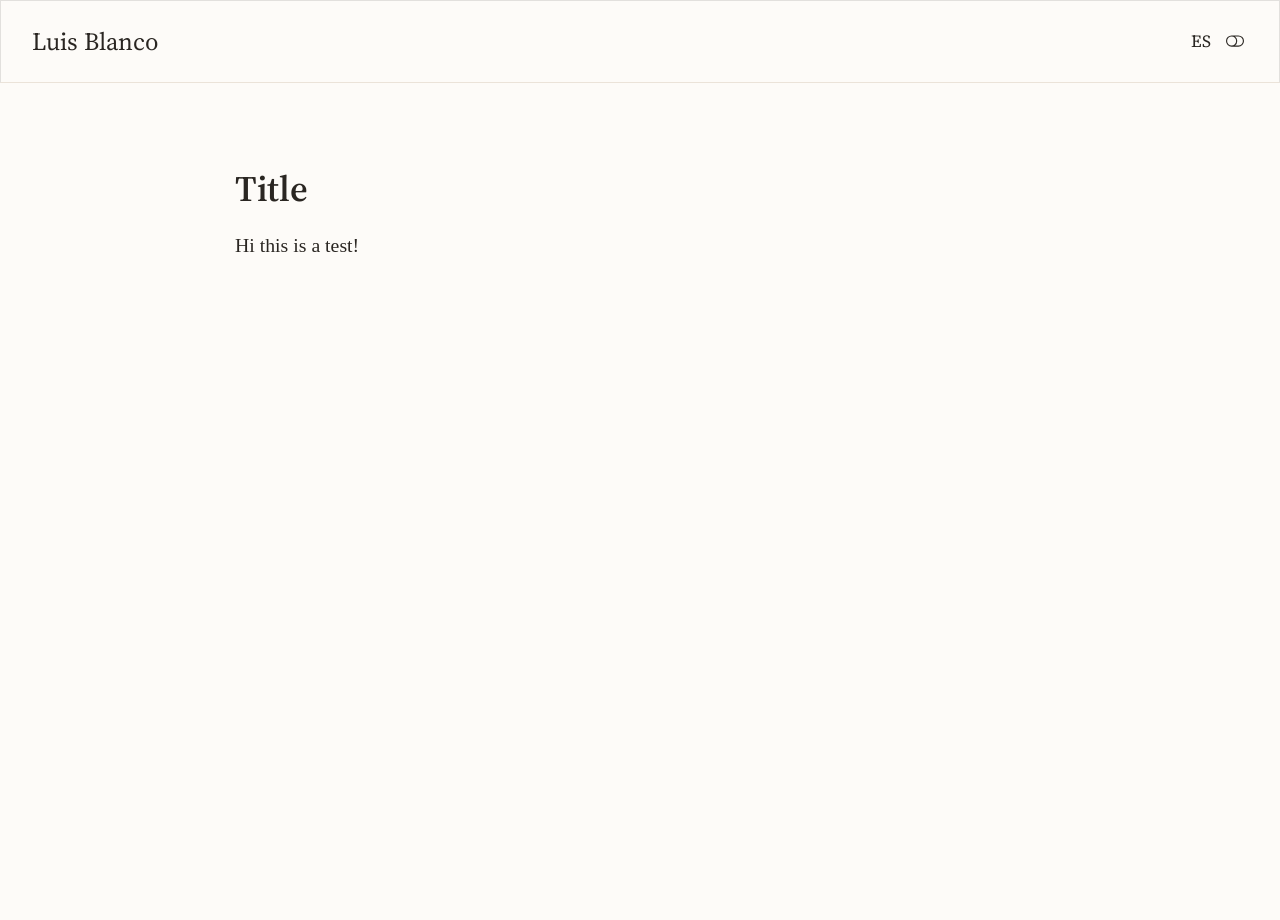
<file: posts/first-post/index.html>
<!DOCTYPE html>
<html xmlns="http://www.w3.org/1999/xhtml" lang="en" xml:lang="en"><head>

<meta charset="utf-8">
<meta name="generator" content="quarto-1.10.18">

<meta name="viewport" content="width=device-width, initial-scale=1.0, user-scalable=yes">

<meta name="dcterms.date" content="2026-08-02">
<meta name="description" content="Measuring entropy across layers in a small transformer">

<title>index – Luis Blanco</title>
<style>
/* Default styles provided by pandoc.
** See https://pandoc.org/MANUAL.html#variables-for-html for config info.
*/
span.smallcaps{font-variant: small-caps;}
div.columns{display: flex; gap: 1.5em;}
div.column{flex: auto;}
@media screen {
div.columns{gap: min(4vw, 1.5em);}
div.column{overflow-x: auto;}
}
div.hanging-indent{margin-left: 1.5em; text-indent: -1.5em;}
ul.task-list{list-style: none;}
ul.task-list li input[type="checkbox"] {
  width: 0.8em;
  margin: 0 0.8em 0.2em -1em; /* quarto-specific, see https://github.com/quarto-dev/quarto-cli/issues/4556 */ 
  vertical-align: middle;
}
</style>


<script src="../../site_libs/quarto-nav/quarto-nav.js"></script>
<script src="../../site_libs/quarto-nav/headroom.min.js"></script>
<script src="../../site_libs/clipboard/clipboard.min.js"></script>
<script src="../../site_libs/quarto-html/quarto.js" type="module"></script>
<script src="../../site_libs/quarto-html/tabsets/tabsets.js" type="module"></script>
<script src="../../site_libs/quarto-html/popper.min.js"></script>
<script src="../../site_libs/quarto-html/tippy.umd.min.js"></script>
<script src="../../site_libs/quarto-html/anchor.min.js"></script>
<link href="../../site_libs/quarto-html/tippy.css" rel="stylesheet">
<link href="../../site_libs/quarto-html/quarto-syntax-highlighting-40cd9bb16e81c53a65da4d2a95e5b683.css" rel="stylesheet" class="quarto-color-scheme" id="quarto-text-highlighting-styles">
<link href="../../site_libs/quarto-html/quarto-syntax-highlighting-dark-01a1c530ab8b1ae02f32c5bd6a434012.css" rel="stylesheet" class="quarto-color-scheme quarto-color-alternate" id="quarto-text-highlighting-styles">
<link href="../../site_libs/quarto-html/quarto-syntax-highlighting-40cd9bb16e81c53a65da4d2a95e5b683.css" rel="stylesheet" class="quarto-color-scheme-extra" id="quarto-text-highlighting-styles">
<script src="../../site_libs/bootstrap/bootstrap.min.js"></script>
<link href="../../site_libs/bootstrap/bootstrap-icons.css" rel="stylesheet">
<link href="../../site_libs/bootstrap/bootstrap-819a0980960897ab4b5654482406644f.min.css" rel="stylesheet" append-hash="true" class="quarto-color-scheme" id="quarto-bootstrap" data-mode="light">
<link href="../../site_libs/bootstrap/bootstrap-dark-df612238ed787680b4dd79addbc73e8c.min.css" rel="stylesheet" append-hash="true" class="quarto-color-scheme quarto-color-alternate" id="quarto-bootstrap" data-mode="dark">
<link href="../../site_libs/bootstrap/bootstrap-819a0980960897ab4b5654482406644f.min.css" rel="stylesheet" append-hash="true" class="quarto-color-scheme-extra" id="quarto-bootstrap" data-mode="light">
<script id="quarto-search-options" type="application/json">{
  "language": {
    "search-no-results-text": "No results",
    "search-matching-documents-text": "matching documents",
    "search-copy-link-title": "Copy link to search",
    "search-hide-matches-text": "Hide additional matches",
    "search-more-match-text": "more match in this document",
    "search-more-matches-text": "more matches in this document",
    "search-clear-button-title": "Clear",
    "search-text-placeholder": "",
    "search-detached-cancel-button-title": "Cancel",
    "search-submit-button-title": "Submit",
    "search-label": "Search"
  }
}</script>


</head>

<body class="nav-fixed fullcontent quarto-light"><script id="quarto-html-before-body" type="application/javascript">
    const toggleBodyColorMode = (bsSheetEl) => {
      const mode = bsSheetEl.getAttribute("data-mode");
      const bodyEl = window.document.querySelector("body");
      if (mode === "dark") {
        bodyEl.classList.add("quarto-dark");
        bodyEl.classList.remove("quarto-light");
      } else {
        bodyEl.classList.add("quarto-light");
        bodyEl.classList.remove("quarto-dark");
      }
    }
    const toggleBodyColorPrimary = () => {
      const bsSheetEl = window.document.querySelector("link#quarto-bootstrap:not([rel=disabled-stylesheet])");
      if (bsSheetEl) {
        toggleBodyColorMode(bsSheetEl);
      }
    }
    const setColorSchemeToggle = (alternate) => {
      const toggles = window.document.querySelectorAll('.quarto-color-scheme-toggle');
      for (let i=0; i < toggles.length; i++) {
        const toggle = toggles[i];
        if (toggle) {
          if (alternate) {
            toggle.classList.add("alternate");
          } else {
            toggle.classList.remove("alternate");
          }
        }
      }
    };
    const toggleColorMode = (alternate) => {
      // Switch the stylesheets
      const primaryStylesheets = window.document.querySelectorAll('link.quarto-color-scheme:not(.quarto-color-alternate)');
      const alternateStylesheets = window.document.querySelectorAll('link.quarto-color-scheme.quarto-color-alternate');
      manageTransitions('#quarto-margin-sidebar .nav-link', false);
      if (alternate) {
        // note: dark is layered on light, we don't disable primary!
        enableStylesheet(alternateStylesheets);
        for (const sheetNode of alternateStylesheets) {
          if (sheetNode.id === "quarto-bootstrap") {
            toggleBodyColorMode(sheetNode);
          }
        }
      } else {
        disableStylesheet(alternateStylesheets);
        enableStylesheet(primaryStylesheets)
        toggleBodyColorPrimary();
      }
      manageTransitions('#quarto-margin-sidebar .nav-link', true);
      // Switch the toggles
      setColorSchemeToggle(alternate)
      // Hack to workaround the fact that safari doesn't
      // properly recolor the scrollbar when toggling (#1455)
      if (navigator.userAgent.indexOf('Safari') > 0 && navigator.userAgent.indexOf('Chrome') == -1) {
        manageTransitions("body", false);
        window.scrollTo(0, 1);
        setTimeout(() => {
          window.scrollTo(0, 0);
          manageTransitions("body", true);
        }, 40);
      }
    }
    const disableStylesheet = (stylesheets) => {
      for (let i=0; i < stylesheets.length; i++) {
        const stylesheet = stylesheets[i];
        stylesheet.rel = 'disabled-stylesheet';
      }
    }
    const enableStylesheet = (stylesheets) => {
      for (let i=0; i < stylesheets.length; i++) {
        const stylesheet = stylesheets[i];
        if(stylesheet.rel !== 'stylesheet') { // for Chrome, which will still FOUC without this check
          stylesheet.rel = 'stylesheet';
        }
      }
    }
    const manageTransitions = (selector, allowTransitions) => {
      const els = window.document.querySelectorAll(selector);
      for (let i=0; i < els.length; i++) {
        const el = els[i];
        if (allowTransitions) {
          el.classList.remove('notransition');
        } else {
          el.classList.add('notransition');
        }
      }
    }
    const isFileUrl = () => {
      return window.location.protocol === 'file:';
    }
    const hasAlternateSentinel = () => {
      let styleSentinel = getColorSchemeSentinel();
      if (styleSentinel !== null) {
        return styleSentinel === "alternate";
      } else {
        return false;
      }
    }
    const setStyleSentinel = (alternate) => {
      const value = alternate ? "alternate" : "default";
      if (!isFileUrl()) {
        window.localStorage.setItem("quarto-color-scheme", value);
      } else {
        localAlternateSentinel = value;
      }
    }
    const getColorSchemeSentinel = () => {
      if (!isFileUrl()) {
        const storageValue = window.localStorage.getItem("quarto-color-scheme");
        return storageValue != null ? storageValue : localAlternateSentinel;
      } else {
        return localAlternateSentinel;
      }
    }
    const toggleGiscusIfUsed = (isAlternate, darkModeDefault) => {
      const baseTheme = document.querySelector('#giscus-base-theme')?.value ?? 'light';
      const alternateTheme = document.querySelector('#giscus-alt-theme')?.value ?? 'dark';
      let newTheme = '';
      if(authorPrefersDark) {
        newTheme = isAlternate ? baseTheme : alternateTheme;
      } else {
        newTheme = isAlternate ? alternateTheme : baseTheme;
      }
      const changeGiscusTheme = () => {
        // From: https://github.com/giscus/giscus/issues/336
        const sendMessage = (message) => {
          const iframe = document.querySelector('iframe.giscus-frame');
          if (!iframe) return;
          iframe.contentWindow.postMessage({ giscus: message }, 'https://giscus.app');
        }
        sendMessage({
          setConfig: {
            theme: newTheme
          }
        });
      }
      const isGiscussLoaded = window.document.querySelector('iframe.giscus-frame') !== null;
      if (isGiscussLoaded) {
        changeGiscusTheme();
      }
    };
    const authorPrefersDark = false;
    const queryPrefersDark = window.matchMedia('(prefers-color-scheme: dark)');
    const darkModeDefault = queryPrefersDark.matches;
      document.querySelector('link#quarto-text-highlighting-styles.quarto-color-scheme-extra').rel = 'disabled-stylesheet';
      document.querySelector('link#quarto-bootstrap.quarto-color-scheme-extra').rel = 'disabled-stylesheet';
    let localAlternateSentinel = darkModeDefault ? 'alternate' : 'default';
    // Dark / light mode switch
    window.quartoToggleColorScheme = () => {
      // Read the current dark / light value
      let toAlternate = !hasAlternateSentinel();
      toggleColorMode(toAlternate);
      setStyleSentinel(toAlternate);
      toggleGiscusIfUsed(toAlternate, darkModeDefault);
      window.dispatchEvent(new Event('resize'));
    };
    queryPrefersDark.addEventListener("change", e => {
      if(window.localStorage.getItem("quarto-color-scheme") !== null)
        return;
      const alternate = e.matches
      toggleColorMode(alternate);
      localAlternateSentinel = e.matches ? 'alternate' : 'default'; // this is used alongside local storage!
      toggleGiscusIfUsed(alternate, darkModeDefault);
    });
    // Switch to dark mode if need be
    if (hasAlternateSentinel()) {
      toggleColorMode(true);
    } else {
      toggleColorMode(false);
    }
  </script>

<div id="quarto-search-results"></div>
  <header id="quarto-header" class="headroom fixed-top">
    <nav class="navbar navbar-expand-lg " data-bs-theme="dark">
      <div class="navbar-container container-fluid">
      <div class="navbar-brand-container mx-auto">
    <a class="navbar-brand" href="../../index.html">
    <span class="navbar-title">Luis Blanco</span>
    </a>
  </div>
          <button class="navbar-toggler" type="button" data-bs-toggle="collapse" data-bs-target="#navbarCollapse" aria-controls="navbarCollapse" role="menu" aria-expanded="false" aria-label="Toggle navigation" onclick="if (window.quartoToggleHeadroom) { window.quartoToggleHeadroom(); }">
  <span class="navbar-toggler-icon"></span>
</button>
          <div class="collapse navbar-collapse" id="navbarCollapse">
            <ul class="navbar-nav navbar-nav-scroll ms-auto">
  <li class="nav-item">
    <a class="nav-link" href="../../es/"> 
<span class="menu-text">ES</span></a>
  </li>  
</ul>
          </div> <!-- /navcollapse -->
            <div class="quarto-navbar-tools">
  <a href="" class="quarto-color-scheme-toggle quarto-navigation-tool  px-1" onclick="window.quartoToggleColorScheme(); return false;" title="Toggle dark mode"><i class="bi"></i></a>
</div>
      </div> <!-- /container-fluid -->
    </nav>
</header>
<!-- content -->
<div id="quarto-content" class="quarto-container page-columns page-rows-contents page-layout-article page-navbar">
<!-- sidebar -->
<!-- margin-sidebar -->
    
<!-- main -->
<main class="content" id="quarto-document-content">


<header id="title-block-header" class="quarto-title-block default">
<div class="quarto-title">
</div>

<div>
  <div class="description">
    Measuring entropy across layers in a small transformer
  </div>
</div>


<div class="quarto-title-meta">

    
    <div>
    <div class="quarto-title-meta-heading">Published</div>
    <div class="quarto-title-meta-contents">
      <p class="date">August 2, 2026</p>
    </div>
  </div>
  
    
  </div>
  


</header>


<section id="title" class="level1">
<h1>Title</h1>
<p>Hi this is a test!</p>


</section>

</main> <!-- /main -->
<script>
document.addEventListener("DOMContentLoaded", function () {
  var path = window.location.pathname;
  var isES = path.indexOf("/es/") === 0 || path === "/es";

  var link = null;
  document.querySelectorAll(".navbar a").forEach(function (a) {
    var t = a.textContent.trim();
    if (t === "ES" || t === "EN") link = a;
  });

  if (link) {
    link.textContent = isES ? "EN" : "ES";
    link.setAttribute("href", isES ? (path.replace(/^\/es/, "") || "/") : "/es" + path);
    link.setAttribute("aria-label", isES ? "English" : "Español");
  }

  var brand = document.querySelector(".navbar-brand");
  if (brand) brand.setAttribute("href", isES ? "/es/" : "/");
});
</script>
<script id="quarto-html-after-body" type="application/javascript">
  window.document.addEventListener("DOMContentLoaded", function (event) {
    // Ensure there is a toggle, if there isn't float one in the top right
    if (window.document.querySelector('.quarto-color-scheme-toggle') === null) {
      const a = window.document.createElement('a');
      a.classList.add('top-right');
      a.classList.add('quarto-color-scheme-toggle');
      a.href = "";
      a.onclick = function() { try { window.quartoToggleColorScheme(); } catch {} return false; };
      const i = window.document.createElement("i");
      i.classList.add('bi');
      a.appendChild(i);
      window.document.body.appendChild(a);
    }
    setColorSchemeToggle(hasAlternateSentinel())
    const icon = "";
    const anchorJS = new window.AnchorJS();
    anchorJS.options = {
      placement: 'right',
      icon: icon
    };
    anchorJS.add('.anchored');
    const isCodeAnnotation = (el) => {
      for (const clz of el.classList) {
        if (clz.startsWith('code-annotation-')) {                     
          return true;
        }
      }
      return false;
    }
    const onCopySuccess = function(e) {
      // button target
      const button = e.trigger;
      // don't keep focus
      button.blur();
      // flash "checked"
      button.classList.add('code-copy-button-checked');
      var currentTitle = button.getAttribute("title");
      button.setAttribute("title", "Copied!");
      let tooltip;
      if (window.bootstrap) {
        button.setAttribute("data-bs-toggle", "tooltip");
        button.setAttribute("data-bs-placement", "left");
        button.setAttribute("data-bs-title", "Copied!");
        tooltip = new bootstrap.Tooltip(button, 
          { trigger: "manual", 
            customClass: "code-copy-button-tooltip",
            offset: [0, -8]});
        tooltip.show();    
      }
      setTimeout(function() {
        if (tooltip) {
          tooltip.hide();
          button.removeAttribute("data-bs-title");
          button.removeAttribute("data-bs-toggle");
          button.removeAttribute("data-bs-placement");
        }
        button.setAttribute("title", currentTitle);
        button.classList.remove('code-copy-button-checked');
      }, 1000);
      // clear code selection
      e.clearSelection();
    }
    const getTextToCopy = function(trigger) {
      const outerScaffold = trigger.parentElement.cloneNode(true);
      const codeEl = outerScaffold.querySelector('code');
      for (const childEl of codeEl.children) {
        if (isCodeAnnotation(childEl)) {
          childEl.remove();
        }
      }
      return codeEl.innerText;
    }
    const clipboard = new window.ClipboardJS('.code-copy-button:not([data-in-quarto-modal])', {
      text: getTextToCopy
    });
    clipboard.on('success', onCopySuccess);
    if (window.document.getElementById('quarto-embedded-source-code-modal')) {
      const clipboardModal = new window.ClipboardJS('.code-copy-button[data-in-quarto-modal]', {
        text: getTextToCopy,
        container: window.document.getElementById('quarto-embedded-source-code-modal')
      });
      clipboardModal.on('success', onCopySuccess);
    }
      var localhostRegex = new RegExp(/^(?:http|https):\/\/localhost\:?[0-9]*\//);
      var mailtoRegex = new RegExp(/^mailto:/);
        var filterRegex = new RegExp("https:\/\/luisblancohoyos\.com");
      var isInternal = (href) => {
          return filterRegex.test(href) || localhostRegex.test(href) || mailtoRegex.test(href);
      }
      // Inspect non-navigation links and adorn them if external
     var links = window.document.querySelectorAll('a[href]:not(.nav-link):not(.navbar-brand):not(.toc-action):not(.sidebar-link):not(.sidebar-item-toggle):not(.pagination-link):not(.no-external):not([aria-hidden]):not(.dropdown-item):not(.quarto-navigation-tool):not(.about-link)');
      for (var i=0; i<links.length; i++) {
        const link = links[i];
        if (!isInternal(link.href)) {
          // undo the damage that might have been done by quarto-nav.js in the case of
          // links that we want to consider external
          if (link.dataset.originalHref !== undefined) {
            link.href = link.dataset.originalHref;
          }
        }
      }
    function tippyHover(el, contentFn, onTriggerFn, onUntriggerFn) {
      const config = {
        allowHTML: true,
        maxWidth: 500,
        delay: 100,
        arrow: false,
        appendTo: function(el) {
            return el.parentElement;
        },
        interactive: true,
        interactiveBorder: 10,
        theme: 'quarto',
        placement: 'bottom-start',
      };
      if (contentFn) {
        config.content = contentFn;
      }
      if (onTriggerFn) {
        config.onTrigger = onTriggerFn;
      }
      if (onUntriggerFn) {
        config.onUntrigger = onUntriggerFn;
      }
      window.tippy(el, config); 
    }
    const noterefs = window.document.querySelectorAll('a[role="doc-noteref"]');
    for (var i=0; i<noterefs.length; i++) {
      const ref = noterefs[i];
      tippyHover(ref, function() {
        // use id or data attribute instead here
        let href = ref.getAttribute('data-footnote-href') || ref.getAttribute('href');
        try { href = new URL(href).hash; } catch {}
        const id = href.replace(/^#\/?/, "");
        const note = window.document.getElementById(id);
        if (note) {
          return note.innerHTML;
        } else {
          return "";
        }
      });
    }
    const xrefs = window.document.querySelectorAll('a.quarto-xref');
    const processXRef = (id, note) => {
      // Strip column container classes
      const stripColumnClz = (el) => {
        el.classList.remove("page-full", "page-columns");
        if (el.children) {
          for (const child of el.children) {
            stripColumnClz(child);
          }
        }
      }
      stripColumnClz(note)
      if (id === null || id.startsWith('sec-')) {
        // Special case sections, only their first couple elements
        const container = document.createElement("div");
        if (note.children && note.children.length > 2) {
          container.appendChild(note.children[0].cloneNode(true));
          for (let i = 1; i < note.children.length; i++) {
            const child = note.children[i];
            if (child.tagName === "P" && child.innerText === "") {
              continue;
            } else {
              container.appendChild(child.cloneNode(true));
              break;
            }
          }
          if (window.Quarto?.typesetMath) {
            window.Quarto.typesetMath(container);
          }
          return container.innerHTML
        } else {
          if (window.Quarto?.typesetMath) {
            window.Quarto.typesetMath(note);
          }
          return note.innerHTML;
        }
      } else {
        // Remove any anchor links if they are present
        const anchorLink = note.querySelector('a.anchorjs-link');
        if (anchorLink) {
          anchorLink.remove();
        }
        if (window.Quarto?.typesetMath) {
          window.Quarto.typesetMath(note);
        }
        if (note.classList.contains("callout")) {
          return note.outerHTML;
        } else {
          return note.innerHTML;
        }
      }
    }
    for (var i=0; i<xrefs.length; i++) {
      const xref = xrefs[i];
      tippyHover(xref, undefined, function(instance) {
        instance.disable();
        let url = xref.getAttribute('href');
        let hash = undefined; 
        if (url.startsWith('#')) {
          hash = url;
        } else {
          try { hash = new URL(url).hash; } catch {}
        }
        if (hash) {
          const id = hash.replace(/^#\/?/, "");
          const note = window.document.getElementById(id);
          if (note !== null) {
            try {
              const html = processXRef(id, note.cloneNode(true));
              instance.setContent(html);
            } finally {
              instance.enable();
              instance.show();
            }
          } else {
            // See if we can fetch this
            fetch(url.split('#')[0])
            .then(res => res.text())
            .then(html => {
              const parser = new DOMParser();
              const htmlDoc = parser.parseFromString(html, "text/html");
              const note = htmlDoc.getElementById(id);
              if (note !== null) {
                const html = processXRef(id, note);
                instance.setContent(html);
              } 
            }).finally(() => {
              instance.enable();
              instance.show();
            });
          }
        } else {
          // See if we can fetch a full url (with no hash to target)
          // This is a special case and we should probably do some content thinning / targeting
          fetch(url)
          .then(res => res.text())
          .then(html => {
            const parser = new DOMParser();
            const htmlDoc = parser.parseFromString(html, "text/html");
            const note = htmlDoc.querySelector('main.content');
            if (note !== null) {
              // This should only happen for chapter cross references
              // (since there is no id in the URL)
              // remove the first header
              if (note.children.length > 0 && note.children[0].tagName === "HEADER") {
                note.children[0].remove();
              }
              const html = processXRef(null, note);
              instance.setContent(html);
            } 
          }).finally(() => {
            instance.enable();
            instance.show();
          });
        }
      }, function(instance) {
      });
    }
        let selectedAnnoteEl;
        const selectorForAnnotation = ( cell, annotation) => {
          let cellAttr = 'data-code-cell="' + cell + '"';
          let lineAttr = 'data-code-annotation="' +  annotation + '"';
          const selector = 'span[' + cellAttr + '][' + lineAttr + ']';
          return selector;
        }
        const selectCodeLines = (annoteEl) => {
          const doc = window.document;
          const targetCell = annoteEl.getAttribute("data-target-cell");
          const targetAnnotation = annoteEl.getAttribute("data-target-annotation");
          const annoteSpan = window.document.querySelector(selectorForAnnotation(targetCell, targetAnnotation));
          const lines = annoteSpan.getAttribute("data-code-lines").split(",");
          const lineIds = lines.map((line) => {
            return targetCell + "-" + line;
          })
          let top = null;
          let height = null;
          let parent = null;
          if (lineIds.length > 0) {
              //compute the position of the single el (top and bottom and make a div)
              const el = window.document.getElementById(lineIds[0]);
              top = el.offsetTop;
              height = el.offsetHeight;
              parent = el.parentElement.parentElement;
            if (lineIds.length > 1) {
              const lastEl = window.document.getElementById(lineIds[lineIds.length - 1]);
              const bottom = lastEl.offsetTop + lastEl.offsetHeight;
              height = bottom - top;
            }
            if (top !== null && height !== null && parent !== null) {
              // cook up a div (if necessary) and position it 
              let div = window.document.getElementById("code-annotation-line-highlight");
              if (div === null) {
                div = window.document.createElement("div");
                div.setAttribute("id", "code-annotation-line-highlight");
                div.style.position = 'absolute';
                parent.appendChild(div);
              }
              div.style.top = top - 2 + "px";
              div.style.height = height + 4 + "px";
              div.style.left = 0;
              let gutterDiv = window.document.getElementById("code-annotation-line-highlight-gutter");
              if (gutterDiv === null) {
                gutterDiv = window.document.createElement("div");
                gutterDiv.setAttribute("id", "code-annotation-line-highlight-gutter");
                gutterDiv.style.position = 'absolute';
                const codeCell = window.document.getElementById(targetCell);
                const gutter = codeCell.querySelector('.code-annotation-gutter');
                gutter.appendChild(gutterDiv);
              }
              gutterDiv.style.top = top - 2 + "px";
              gutterDiv.style.height = height + 4 + "px";
            }
            selectedAnnoteEl = annoteEl;
          }
        };
        const unselectCodeLines = () => {
          const elementsIds = ["code-annotation-line-highlight", "code-annotation-line-highlight-gutter"];
          elementsIds.forEach((elId) => {
            const div = window.document.getElementById(elId);
            if (div) {
              div.remove();
            }
          });
          selectedAnnoteEl = undefined;
        };
          // Handle positioning of the toggle
      window.addEventListener(
        "resize",
        throttle(() => {
          elRect = undefined;
          if (selectedAnnoteEl) {
            selectCodeLines(selectedAnnoteEl);
          }
        }, 10)
      );
      function throttle(fn, ms) {
      let throttle = false;
      let timer;
        return (...args) => {
          if(!throttle) { // first call gets through
              fn.apply(this, args);
              throttle = true;
          } else { // all the others get throttled
              if(timer) clearTimeout(timer); // cancel #2
              timer = setTimeout(() => {
                fn.apply(this, args);
                timer = throttle = false;
              }, ms);
          }
        };
      }
        // Attach click handler to the DT
        const annoteDls = window.document.querySelectorAll('dt[data-target-cell]');
        for (const annoteDlNode of annoteDls) {
          annoteDlNode.addEventListener('click', (event) => {
            const clickedEl = event.target;
            if (clickedEl !== selectedAnnoteEl) {
              unselectCodeLines();
              const activeEl = window.document.querySelector('dt[data-target-cell].code-annotation-active');
              if (activeEl) {
                activeEl.classList.remove('code-annotation-active');
              }
              selectCodeLines(clickedEl);
              clickedEl.classList.add('code-annotation-active');
            } else {
              // Unselect the line
              unselectCodeLines();
              clickedEl.classList.remove('code-annotation-active');
            }
          });
        }
    const findCites = (el) => {
      const parentEl = el.parentElement;
      if (parentEl) {
        const cites = parentEl.dataset.cites;
        if (cites) {
          return {
            el,
            cites: cites.split(' ')
          };
        } else {
          return findCites(el.parentElement)
        }
      } else {
        return undefined;
      }
    };
    var bibliorefs = window.document.querySelectorAll('a[role="doc-biblioref"]');
    for (var i=0; i<bibliorefs.length; i++) {
      const ref = bibliorefs[i];
      const citeInfo = findCites(ref);
      if (citeInfo) {
        tippyHover(citeInfo.el, function() {
          var popup = window.document.createElement('div');
          citeInfo.cites.forEach(function(cite) {
            var citeDiv = window.document.createElement('div');
            citeDiv.classList.add('hanging-indent');
            citeDiv.classList.add('csl-entry');
            var biblioDiv = window.document.getElementById('ref-' + cite);
            if (biblioDiv) {
              citeDiv.innerHTML = biblioDiv.innerHTML;
            }
            popup.appendChild(citeDiv);
          });
          return popup.innerHTML;
        });
      }
    }
  });
  </script>
</div> <!-- /content -->




</body></html>
</file>
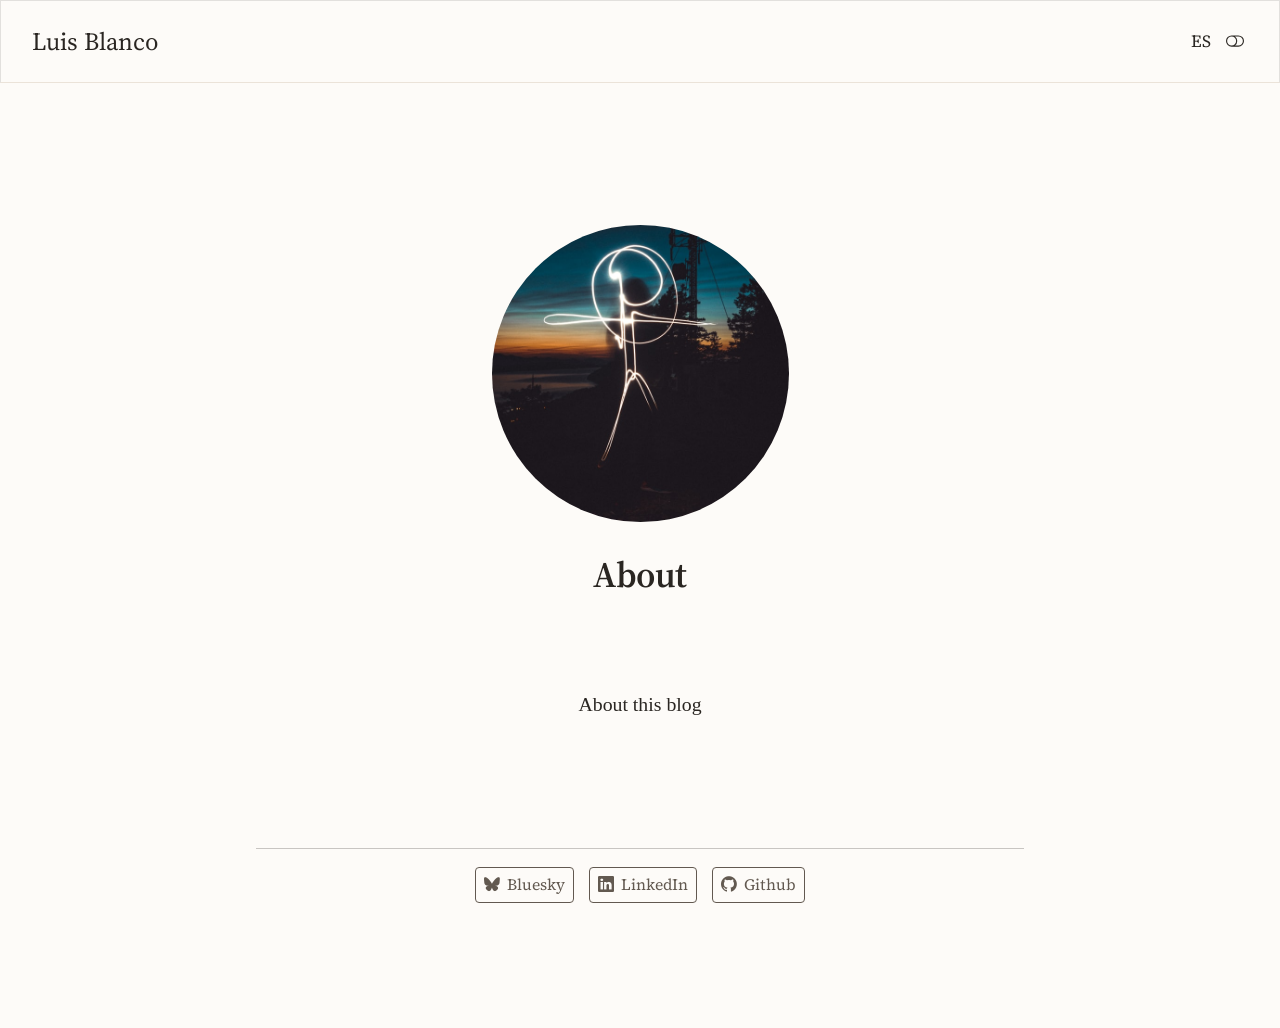
<file: about.html>
<!DOCTYPE html>
<html xmlns="http://www.w3.org/1999/xhtml" lang="en" xml:lang="en"><head>

<meta charset="utf-8">
<meta name="generator" content="quarto-1.10.18">

<meta name="viewport" content="width=device-width, initial-scale=1.0, user-scalable=yes">


<title>About – Luis Blanco</title>
<style>
/* Default styles provided by pandoc.
** See https://pandoc.org/MANUAL.html#variables-for-html for config info.
*/
span.smallcaps{font-variant: small-caps;}
div.columns{display: flex; gap: 1.5em;}
div.column{flex: auto;}
@media screen {
div.columns{gap: min(4vw, 1.5em);}
div.column{overflow-x: auto;}
}
div.hanging-indent{margin-left: 1.5em; text-indent: -1.5em;}
ul.task-list{list-style: none;}
ul.task-list li input[type="checkbox"] {
  width: 0.8em;
  margin: 0 0.8em 0.2em -1em; /* quarto-specific, see https://github.com/quarto-dev/quarto-cli/issues/4556 */ 
  vertical-align: middle;
}
</style>


<script src="site_libs/quarto-nav/quarto-nav.js"></script>
<script src="site_libs/quarto-nav/headroom.min.js"></script>
<script src="site_libs/clipboard/clipboard.min.js"></script>
<script src="site_libs/quarto-html/quarto.js" type="module"></script>
<script src="site_libs/quarto-html/tabsets/tabsets.js" type="module"></script>
<script src="site_libs/quarto-html/popper.min.js"></script>
<script src="site_libs/quarto-html/tippy.umd.min.js"></script>
<link href="site_libs/quarto-html/tippy.css" rel="stylesheet">
<link href="site_libs/quarto-html/quarto-syntax-highlighting-40cd9bb16e81c53a65da4d2a95e5b683.css" rel="stylesheet" class="quarto-color-scheme" id="quarto-text-highlighting-styles">
<link href="site_libs/quarto-html/quarto-syntax-highlighting-dark-01a1c530ab8b1ae02f32c5bd6a434012.css" rel="stylesheet" class="quarto-color-scheme quarto-color-alternate" id="quarto-text-highlighting-styles">
<link href="site_libs/quarto-html/quarto-syntax-highlighting-40cd9bb16e81c53a65da4d2a95e5b683.css" rel="stylesheet" class="quarto-color-scheme-extra" id="quarto-text-highlighting-styles">
<script src="site_libs/bootstrap/bootstrap.min.js"></script>
<link href="site_libs/bootstrap/bootstrap-icons.css" rel="stylesheet">
<link href="site_libs/bootstrap/bootstrap-819a0980960897ab4b5654482406644f.min.css" rel="stylesheet" append-hash="true" class="quarto-color-scheme" id="quarto-bootstrap" data-mode="light">
<link href="site_libs/bootstrap/bootstrap-dark-df612238ed787680b4dd79addbc73e8c.min.css" rel="stylesheet" append-hash="true" class="quarto-color-scheme quarto-color-alternate" id="quarto-bootstrap" data-mode="dark">
<link href="site_libs/bootstrap/bootstrap-819a0980960897ab4b5654482406644f.min.css" rel="stylesheet" append-hash="true" class="quarto-color-scheme-extra" id="quarto-bootstrap" data-mode="light">
<script id="quarto-search-options" type="application/json">{
  "language": {
    "search-no-results-text": "No results",
    "search-matching-documents-text": "matching documents",
    "search-copy-link-title": "Copy link to search",
    "search-hide-matches-text": "Hide additional matches",
    "search-more-match-text": "more match in this document",
    "search-more-matches-text": "more matches in this document",
    "search-clear-button-title": "Clear",
    "search-text-placeholder": "",
    "search-detached-cancel-button-title": "Cancel",
    "search-submit-button-title": "Submit",
    "search-label": "Search"
  }
}</script>


</head>

<body class="nav-fixed fullcontent quarto-light"><script id="quarto-html-before-body" type="application/javascript">
    const toggleBodyColorMode = (bsSheetEl) => {
      const mode = bsSheetEl.getAttribute("data-mode");
      const bodyEl = window.document.querySelector("body");
      if (mode === "dark") {
        bodyEl.classList.add("quarto-dark");
        bodyEl.classList.remove("quarto-light");
      } else {
        bodyEl.classList.add("quarto-light");
        bodyEl.classList.remove("quarto-dark");
      }
    }
    const toggleBodyColorPrimary = () => {
      const bsSheetEl = window.document.querySelector("link#quarto-bootstrap:not([rel=disabled-stylesheet])");
      if (bsSheetEl) {
        toggleBodyColorMode(bsSheetEl);
      }
    }
    const setColorSchemeToggle = (alternate) => {
      const toggles = window.document.querySelectorAll('.quarto-color-scheme-toggle');
      for (let i=0; i < toggles.length; i++) {
        const toggle = toggles[i];
        if (toggle) {
          if (alternate) {
            toggle.classList.add("alternate");
          } else {
            toggle.classList.remove("alternate");
          }
        }
      }
    };
    const toggleColorMode = (alternate) => {
      // Switch the stylesheets
      const primaryStylesheets = window.document.querySelectorAll('link.quarto-color-scheme:not(.quarto-color-alternate)');
      const alternateStylesheets = window.document.querySelectorAll('link.quarto-color-scheme.quarto-color-alternate');
      manageTransitions('#quarto-margin-sidebar .nav-link', false);
      if (alternate) {
        // note: dark is layered on light, we don't disable primary!
        enableStylesheet(alternateStylesheets);
        for (const sheetNode of alternateStylesheets) {
          if (sheetNode.id === "quarto-bootstrap") {
            toggleBodyColorMode(sheetNode);
          }
        }
      } else {
        disableStylesheet(alternateStylesheets);
        enableStylesheet(primaryStylesheets)
        toggleBodyColorPrimary();
      }
      manageTransitions('#quarto-margin-sidebar .nav-link', true);
      // Switch the toggles
      setColorSchemeToggle(alternate)
      // Hack to workaround the fact that safari doesn't
      // properly recolor the scrollbar when toggling (#1455)
      if (navigator.userAgent.indexOf('Safari') > 0 && navigator.userAgent.indexOf('Chrome') == -1) {
        manageTransitions("body", false);
        window.scrollTo(0, 1);
        setTimeout(() => {
          window.scrollTo(0, 0);
          manageTransitions("body", true);
        }, 40);
      }
    }
    const disableStylesheet = (stylesheets) => {
      for (let i=0; i < stylesheets.length; i++) {
        const stylesheet = stylesheets[i];
        stylesheet.rel = 'disabled-stylesheet';
      }
    }
    const enableStylesheet = (stylesheets) => {
      for (let i=0; i < stylesheets.length; i++) {
        const stylesheet = stylesheets[i];
        if(stylesheet.rel !== 'stylesheet') { // for Chrome, which will still FOUC without this check
          stylesheet.rel = 'stylesheet';
        }
      }
    }
    const manageTransitions = (selector, allowTransitions) => {
      const els = window.document.querySelectorAll(selector);
      for (let i=0; i < els.length; i++) {
        const el = els[i];
        if (allowTransitions) {
          el.classList.remove('notransition');
        } else {
          el.classList.add('notransition');
        }
      }
    }
    const isFileUrl = () => {
      return window.location.protocol === 'file:';
    }
    const hasAlternateSentinel = () => {
      let styleSentinel = getColorSchemeSentinel();
      if (styleSentinel !== null) {
        return styleSentinel === "alternate";
      } else {
        return false;
      }
    }
    const setStyleSentinel = (alternate) => {
      const value = alternate ? "alternate" : "default";
      if (!isFileUrl()) {
        window.localStorage.setItem("quarto-color-scheme", value);
      } else {
        localAlternateSentinel = value;
      }
    }
    const getColorSchemeSentinel = () => {
      if (!isFileUrl()) {
        const storageValue = window.localStorage.getItem("quarto-color-scheme");
        return storageValue != null ? storageValue : localAlternateSentinel;
      } else {
        return localAlternateSentinel;
      }
    }
    const toggleGiscusIfUsed = (isAlternate, darkModeDefault) => {
      const baseTheme = document.querySelector('#giscus-base-theme')?.value ?? 'light';
      const alternateTheme = document.querySelector('#giscus-alt-theme')?.value ?? 'dark';
      let newTheme = '';
      if(authorPrefersDark) {
        newTheme = isAlternate ? baseTheme : alternateTheme;
      } else {
        newTheme = isAlternate ? alternateTheme : baseTheme;
      }
      const changeGiscusTheme = () => {
        // From: https://github.com/giscus/giscus/issues/336
        const sendMessage = (message) => {
          const iframe = document.querySelector('iframe.giscus-frame');
          if (!iframe) return;
          iframe.contentWindow.postMessage({ giscus: message }, 'https://giscus.app');
        }
        sendMessage({
          setConfig: {
            theme: newTheme
          }
        });
      }
      const isGiscussLoaded = window.document.querySelector('iframe.giscus-frame') !== null;
      if (isGiscussLoaded) {
        changeGiscusTheme();
      }
    };
    const authorPrefersDark = false;
    const queryPrefersDark = window.matchMedia('(prefers-color-scheme: dark)');
    const darkModeDefault = queryPrefersDark.matches;
      document.querySelector('link#quarto-text-highlighting-styles.quarto-color-scheme-extra').rel = 'disabled-stylesheet';
      document.querySelector('link#quarto-bootstrap.quarto-color-scheme-extra').rel = 'disabled-stylesheet';
    let localAlternateSentinel = darkModeDefault ? 'alternate' : 'default';
    // Dark / light mode switch
    window.quartoToggleColorScheme = () => {
      // Read the current dark / light value
      let toAlternate = !hasAlternateSentinel();
      toggleColorMode(toAlternate);
      setStyleSentinel(toAlternate);
      toggleGiscusIfUsed(toAlternate, darkModeDefault);
      window.dispatchEvent(new Event('resize'));
    };
    queryPrefersDark.addEventListener("change", e => {
      if(window.localStorage.getItem("quarto-color-scheme") !== null)
        return;
      const alternate = e.matches
      toggleColorMode(alternate);
      localAlternateSentinel = e.matches ? 'alternate' : 'default'; // this is used alongside local storage!
      toggleGiscusIfUsed(alternate, darkModeDefault);
    });
    // Switch to dark mode if need be
    if (hasAlternateSentinel()) {
      toggleColorMode(true);
    } else {
      toggleColorMode(false);
    }
  </script>

<div id="quarto-search-results"></div>
  <header id="quarto-header" class="headroom fixed-top">
    <nav class="navbar navbar-expand-lg " data-bs-theme="dark">
      <div class="navbar-container container-fluid">
      <div class="navbar-brand-container mx-auto">
    <a class="navbar-brand" href="./index.html">
    <span class="navbar-title">Luis Blanco</span>
    </a>
  </div>
          <button class="navbar-toggler" type="button" data-bs-toggle="collapse" data-bs-target="#navbarCollapse" aria-controls="navbarCollapse" role="menu" aria-expanded="false" aria-label="Toggle navigation" onclick="if (window.quartoToggleHeadroom) { window.quartoToggleHeadroom(); }">
  <span class="navbar-toggler-icon"></span>
</button>
          <div class="collapse navbar-collapse" id="navbarCollapse">
            <ul class="navbar-nav navbar-nav-scroll ms-auto">
  <li class="nav-item">
    <a class="nav-link" href="./es/"> 
<span class="menu-text">ES</span></a>
  </li>  
</ul>
          </div> <!-- /navcollapse -->
            <div class="quarto-navbar-tools">
  <a href="" class="quarto-color-scheme-toggle quarto-navigation-tool  px-1" onclick="window.quartoToggleColorScheme(); return false;" title="Toggle dark mode"><i class="bi"></i></a>
</div>
      </div> <!-- /container-fluid -->
    </nav>
</header>
<!-- content -->
<div id="quarto-content" class="quarto-container page-columns page-rows-contents page-layout-article page-navbar">
<!-- sidebar -->
<!-- margin-sidebar -->
    
<!-- main -->
<div class="quarto-about-jolla">
  <img src="profile.jpg" class="about-image
  round " style="height: 15em; width: 15em;">
 <header id="title-block-header" class="quarto-title-block default">
<div class="quarto-title">
<h1 class="title">About</h1>
</div>
<div class="quarto-title-meta">
  </div>
</header><main class="content" id="quarto-document-content">

<p>About this blog</p>


</main> 
  <hr class="about-sep">
   <div class="about-links">
  <a href="https://bsky.app/" class="about-link" rel="" target="">
    <i class="bi bi-bluesky"></i>
     <span class="about-link-text">Bluesky</span>
  </a>
  <a href="https://linkedin.com" class="about-link" rel="" target="">
    <i class="bi bi-linkedin"></i>
     <span class="about-link-text">LinkedIn</span>
  </a>
  <a href="https://github.com" class="about-link" rel="" target="">
    <i class="bi bi-github"></i>
     <span class="about-link-text">Github</span>
  </a>
</div>
</div>
 <!-- /main -->
<script>
document.addEventListener("DOMContentLoaded", function () {
  var path = window.location.pathname;
  var isES = path.indexOf("/es/") === 0 || path === "/es";

  var link = null;
  document.querySelectorAll(".navbar a").forEach(function (a) {
    var t = a.textContent.trim();
    if (t === "ES" || t === "EN") link = a;
  });

  if (link) {
    link.textContent = isES ? "EN" : "ES";
    link.setAttribute("href", isES ? (path.replace(/^\/es/, "") || "/") : "/es" + path);
    link.setAttribute("aria-label", isES ? "English" : "Español");
  }

  var brand = document.querySelector(".navbar-brand");
  if (brand) brand.setAttribute("href", isES ? "/es/" : "/");
});
</script>
<script id="quarto-html-after-body" type="application/javascript">
  window.document.addEventListener("DOMContentLoaded", function (event) {
    // Ensure there is a toggle, if there isn't float one in the top right
    if (window.document.querySelector('.quarto-color-scheme-toggle') === null) {
      const a = window.document.createElement('a');
      a.classList.add('top-right');
      a.classList.add('quarto-color-scheme-toggle');
      a.href = "";
      a.onclick = function() { try { window.quartoToggleColorScheme(); } catch {} return false; };
      const i = window.document.createElement("i");
      i.classList.add('bi');
      a.appendChild(i);
      window.document.body.appendChild(a);
    }
    setColorSchemeToggle(hasAlternateSentinel())
    const isCodeAnnotation = (el) => {
      for (const clz of el.classList) {
        if (clz.startsWith('code-annotation-')) {                     
          return true;
        }
      }
      return false;
    }
    const onCopySuccess = function(e) {
      // button target
      const button = e.trigger;
      // don't keep focus
      button.blur();
      // flash "checked"
      button.classList.add('code-copy-button-checked');
      var currentTitle = button.getAttribute("title");
      button.setAttribute("title", "Copied!");
      let tooltip;
      if (window.bootstrap) {
        button.setAttribute("data-bs-toggle", "tooltip");
        button.setAttribute("data-bs-placement", "left");
        button.setAttribute("data-bs-title", "Copied!");
        tooltip = new bootstrap.Tooltip(button, 
          { trigger: "manual", 
            customClass: "code-copy-button-tooltip",
            offset: [0, -8]});
        tooltip.show();    
      }
      setTimeout(function() {
        if (tooltip) {
          tooltip.hide();
          button.removeAttribute("data-bs-title");
          button.removeAttribute("data-bs-toggle");
          button.removeAttribute("data-bs-placement");
        }
        button.setAttribute("title", currentTitle);
        button.classList.remove('code-copy-button-checked');
      }, 1000);
      // clear code selection
      e.clearSelection();
    }
    const getTextToCopy = function(trigger) {
      const outerScaffold = trigger.parentElement.cloneNode(true);
      const codeEl = outerScaffold.querySelector('code');
      for (const childEl of codeEl.children) {
        if (isCodeAnnotation(childEl)) {
          childEl.remove();
        }
      }
      return codeEl.innerText;
    }
    const clipboard = new window.ClipboardJS('.code-copy-button:not([data-in-quarto-modal])', {
      text: getTextToCopy
    });
    clipboard.on('success', onCopySuccess);
    if (window.document.getElementById('quarto-embedded-source-code-modal')) {
      const clipboardModal = new window.ClipboardJS('.code-copy-button[data-in-quarto-modal]', {
        text: getTextToCopy,
        container: window.document.getElementById('quarto-embedded-source-code-modal')
      });
      clipboardModal.on('success', onCopySuccess);
    }
      var localhostRegex = new RegExp(/^(?:http|https):\/\/localhost\:?[0-9]*\//);
      var mailtoRegex = new RegExp(/^mailto:/);
        var filterRegex = new RegExp("https:\/\/luisblancohoyos\.com");
      var isInternal = (href) => {
          return filterRegex.test(href) || localhostRegex.test(href) || mailtoRegex.test(href);
      }
      // Inspect non-navigation links and adorn them if external
     var links = window.document.querySelectorAll('a[href]:not(.nav-link):not(.navbar-brand):not(.toc-action):not(.sidebar-link):not(.sidebar-item-toggle):not(.pagination-link):not(.no-external):not([aria-hidden]):not(.dropdown-item):not(.quarto-navigation-tool):not(.about-link)');
      for (var i=0; i<links.length; i++) {
        const link = links[i];
        if (!isInternal(link.href)) {
          // undo the damage that might have been done by quarto-nav.js in the case of
          // links that we want to consider external
          if (link.dataset.originalHref !== undefined) {
            link.href = link.dataset.originalHref;
          }
        }
      }
    function tippyHover(el, contentFn, onTriggerFn, onUntriggerFn) {
      const config = {
        allowHTML: true,
        maxWidth: 500,
        delay: 100,
        arrow: false,
        appendTo: function(el) {
            return el.parentElement;
        },
        interactive: true,
        interactiveBorder: 10,
        theme: 'quarto',
        placement: 'bottom-start',
      };
      if (contentFn) {
        config.content = contentFn;
      }
      if (onTriggerFn) {
        config.onTrigger = onTriggerFn;
      }
      if (onUntriggerFn) {
        config.onUntrigger = onUntriggerFn;
      }
      window.tippy(el, config); 
    }
    const noterefs = window.document.querySelectorAll('a[role="doc-noteref"]');
    for (var i=0; i<noterefs.length; i++) {
      const ref = noterefs[i];
      tippyHover(ref, function() {
        // use id or data attribute instead here
        let href = ref.getAttribute('data-footnote-href') || ref.getAttribute('href');
        try { href = new URL(href).hash; } catch {}
        const id = href.replace(/^#\/?/, "");
        const note = window.document.getElementById(id);
        if (note) {
          return note.innerHTML;
        } else {
          return "";
        }
      });
    }
    const xrefs = window.document.querySelectorAll('a.quarto-xref');
    const processXRef = (id, note) => {
      // Strip column container classes
      const stripColumnClz = (el) => {
        el.classList.remove("page-full", "page-columns");
        if (el.children) {
          for (const child of el.children) {
            stripColumnClz(child);
          }
        }
      }
      stripColumnClz(note)
      if (id === null || id.startsWith('sec-')) {
        // Special case sections, only their first couple elements
        const container = document.createElement("div");
        if (note.children && note.children.length > 2) {
          container.appendChild(note.children[0].cloneNode(true));
          for (let i = 1; i < note.children.length; i++) {
            const child = note.children[i];
            if (child.tagName === "P" && child.innerText === "") {
              continue;
            } else {
              container.appendChild(child.cloneNode(true));
              break;
            }
          }
          if (window.Quarto?.typesetMath) {
            window.Quarto.typesetMath(container);
          }
          return container.innerHTML
        } else {
          if (window.Quarto?.typesetMath) {
            window.Quarto.typesetMath(note);
          }
          return note.innerHTML;
        }
      } else {
        // Remove any anchor links if they are present
        const anchorLink = note.querySelector('a.anchorjs-link');
        if (anchorLink) {
          anchorLink.remove();
        }
        if (window.Quarto?.typesetMath) {
          window.Quarto.typesetMath(note);
        }
        if (note.classList.contains("callout")) {
          return note.outerHTML;
        } else {
          return note.innerHTML;
        }
      }
    }
    for (var i=0; i<xrefs.length; i++) {
      const xref = xrefs[i];
      tippyHover(xref, undefined, function(instance) {
        instance.disable();
        let url = xref.getAttribute('href');
        let hash = undefined; 
        if (url.startsWith('#')) {
          hash = url;
        } else {
          try { hash = new URL(url).hash; } catch {}
        }
        if (hash) {
          const id = hash.replace(/^#\/?/, "");
          const note = window.document.getElementById(id);
          if (note !== null) {
            try {
              const html = processXRef(id, note.cloneNode(true));
              instance.setContent(html);
            } finally {
              instance.enable();
              instance.show();
            }
          } else {
            // See if we can fetch this
            fetch(url.split('#')[0])
            .then(res => res.text())
            .then(html => {
              const parser = new DOMParser();
              const htmlDoc = parser.parseFromString(html, "text/html");
              const note = htmlDoc.getElementById(id);
              if (note !== null) {
                const html = processXRef(id, note);
                instance.setContent(html);
              } 
            }).finally(() => {
              instance.enable();
              instance.show();
            });
          }
        } else {
          // See if we can fetch a full url (with no hash to target)
          // This is a special case and we should probably do some content thinning / targeting
          fetch(url)
          .then(res => res.text())
          .then(html => {
            const parser = new DOMParser();
            const htmlDoc = parser.parseFromString(html, "text/html");
            const note = htmlDoc.querySelector('main.content');
            if (note !== null) {
              // This should only happen for chapter cross references
              // (since there is no id in the URL)
              // remove the first header
              if (note.children.length > 0 && note.children[0].tagName === "HEADER") {
                note.children[0].remove();
              }
              const html = processXRef(null, note);
              instance.setContent(html);
            } 
          }).finally(() => {
            instance.enable();
            instance.show();
          });
        }
      }, function(instance) {
      });
    }
        let selectedAnnoteEl;
        const selectorForAnnotation = ( cell, annotation) => {
          let cellAttr = 'data-code-cell="' + cell + '"';
          let lineAttr = 'data-code-annotation="' +  annotation + '"';
          const selector = 'span[' + cellAttr + '][' + lineAttr + ']';
          return selector;
        }
        const selectCodeLines = (annoteEl) => {
          const doc = window.document;
          const targetCell = annoteEl.getAttribute("data-target-cell");
          const targetAnnotation = annoteEl.getAttribute("data-target-annotation");
          const annoteSpan = window.document.querySelector(selectorForAnnotation(targetCell, targetAnnotation));
          const lines = annoteSpan.getAttribute("data-code-lines").split(",");
          const lineIds = lines.map((line) => {
            return targetCell + "-" + line;
          })
          let top = null;
          let height = null;
          let parent = null;
          if (lineIds.length > 0) {
              //compute the position of the single el (top and bottom and make a div)
              const el = window.document.getElementById(lineIds[0]);
              top = el.offsetTop;
              height = el.offsetHeight;
              parent = el.parentElement.parentElement;
            if (lineIds.length > 1) {
              const lastEl = window.document.getElementById(lineIds[lineIds.length - 1]);
              const bottom = lastEl.offsetTop + lastEl.offsetHeight;
              height = bottom - top;
            }
            if (top !== null && height !== null && parent !== null) {
              // cook up a div (if necessary) and position it 
              let div = window.document.getElementById("code-annotation-line-highlight");
              if (div === null) {
                div = window.document.createElement("div");
                div.setAttribute("id", "code-annotation-line-highlight");
                div.style.position = 'absolute';
                parent.appendChild(div);
              }
              div.style.top = top - 2 + "px";
              div.style.height = height + 4 + "px";
              div.style.left = 0;
              let gutterDiv = window.document.getElementById("code-annotation-line-highlight-gutter");
              if (gutterDiv === null) {
                gutterDiv = window.document.createElement("div");
                gutterDiv.setAttribute("id", "code-annotation-line-highlight-gutter");
                gutterDiv.style.position = 'absolute';
                const codeCell = window.document.getElementById(targetCell);
                const gutter = codeCell.querySelector('.code-annotation-gutter');
                gutter.appendChild(gutterDiv);
              }
              gutterDiv.style.top = top - 2 + "px";
              gutterDiv.style.height = height + 4 + "px";
            }
            selectedAnnoteEl = annoteEl;
          }
        };
        const unselectCodeLines = () => {
          const elementsIds = ["code-annotation-line-highlight", "code-annotation-line-highlight-gutter"];
          elementsIds.forEach((elId) => {
            const div = window.document.getElementById(elId);
            if (div) {
              div.remove();
            }
          });
          selectedAnnoteEl = undefined;
        };
          // Handle positioning of the toggle
      window.addEventListener(
        "resize",
        throttle(() => {
          elRect = undefined;
          if (selectedAnnoteEl) {
            selectCodeLines(selectedAnnoteEl);
          }
        }, 10)
      );
      function throttle(fn, ms) {
      let throttle = false;
      let timer;
        return (...args) => {
          if(!throttle) { // first call gets through
              fn.apply(this, args);
              throttle = true;
          } else { // all the others get throttled
              if(timer) clearTimeout(timer); // cancel #2
              timer = setTimeout(() => {
                fn.apply(this, args);
                timer = throttle = false;
              }, ms);
          }
        };
      }
        // Attach click handler to the DT
        const annoteDls = window.document.querySelectorAll('dt[data-target-cell]');
        for (const annoteDlNode of annoteDls) {
          annoteDlNode.addEventListener('click', (event) => {
            const clickedEl = event.target;
            if (clickedEl !== selectedAnnoteEl) {
              unselectCodeLines();
              const activeEl = window.document.querySelector('dt[data-target-cell].code-annotation-active');
              if (activeEl) {
                activeEl.classList.remove('code-annotation-active');
              }
              selectCodeLines(clickedEl);
              clickedEl.classList.add('code-annotation-active');
            } else {
              // Unselect the line
              unselectCodeLines();
              clickedEl.classList.remove('code-annotation-active');
            }
          });
        }
    const findCites = (el) => {
      const parentEl = el.parentElement;
      if (parentEl) {
        const cites = parentEl.dataset.cites;
        if (cites) {
          return {
            el,
            cites: cites.split(' ')
          };
        } else {
          return findCites(el.parentElement)
        }
      } else {
        return undefined;
      }
    };
    var bibliorefs = window.document.querySelectorAll('a[role="doc-biblioref"]');
    for (var i=0; i<bibliorefs.length; i++) {
      const ref = bibliorefs[i];
      const citeInfo = findCites(ref);
      if (citeInfo) {
        tippyHover(citeInfo.el, function() {
          var popup = window.document.createElement('div');
          citeInfo.cites.forEach(function(cite) {
            var citeDiv = window.document.createElement('div');
            citeDiv.classList.add('hanging-indent');
            citeDiv.classList.add('csl-entry');
            var biblioDiv = window.document.getElementById('ref-' + cite);
            if (biblioDiv) {
              citeDiv.innerHTML = biblioDiv.innerHTML;
            }
            popup.appendChild(citeDiv);
          });
          return popup.innerHTML;
        });
      }
    }
  });
  </script>
</div> <!-- /content -->




</body></html>
</file>
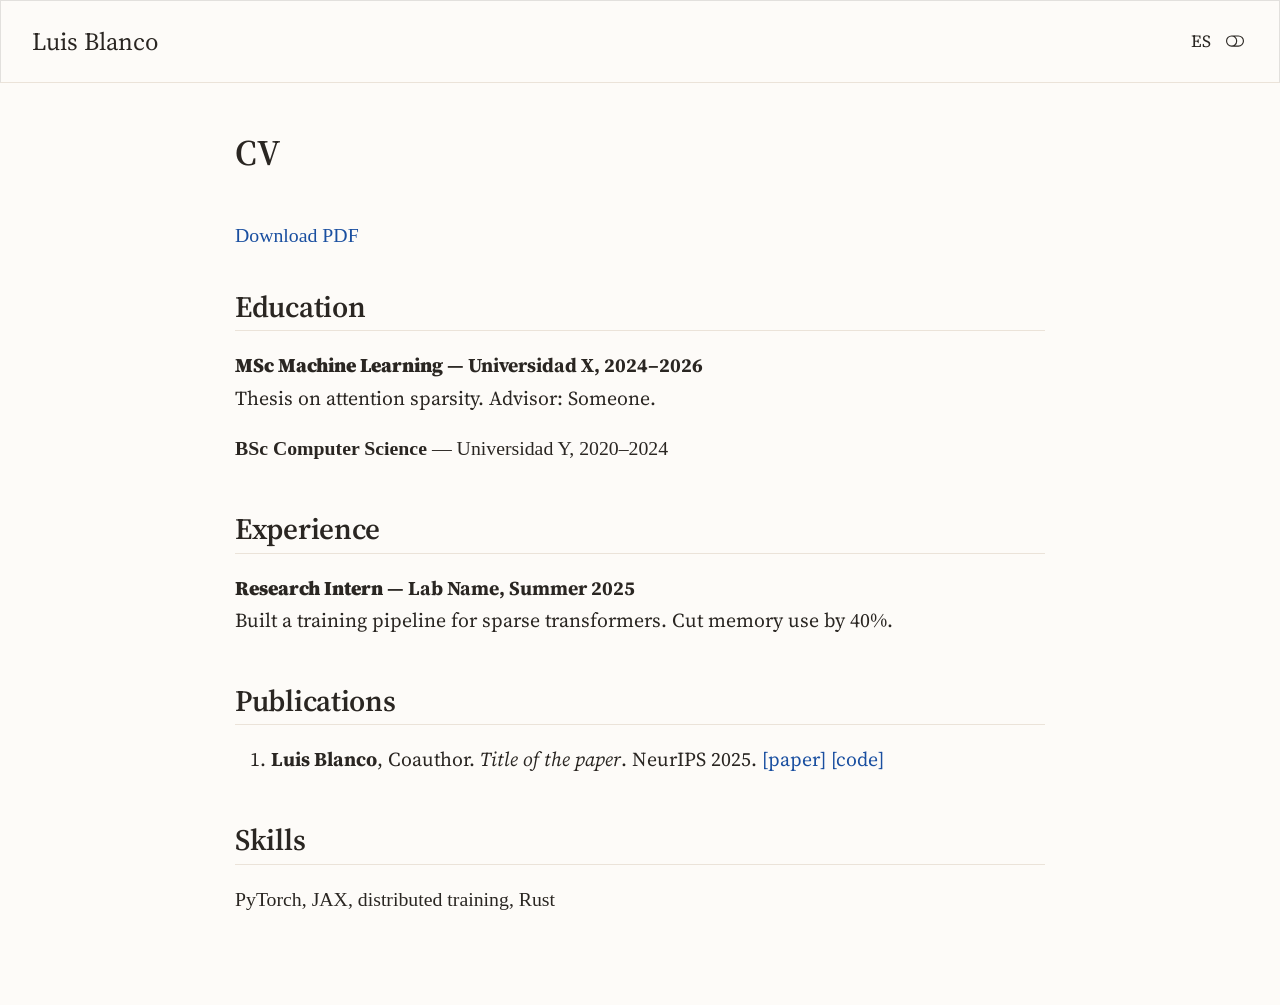
<file: cv.html>
<!DOCTYPE html>
<html xmlns="http://www.w3.org/1999/xhtml" lang="en" xml:lang="en"><head>

<meta charset="utf-8">
<meta name="generator" content="quarto-1.10.18">

<meta name="viewport" content="width=device-width, initial-scale=1.0, user-scalable=yes">


<title>CV – Luis Blanco</title>
<style>
/* Default styles provided by pandoc.
** See https://pandoc.org/MANUAL.html#variables-for-html for config info.
*/
span.smallcaps{font-variant: small-caps;}
div.columns{display: flex; gap: 1.5em;}
div.column{flex: auto;}
@media screen {
div.columns{gap: min(4vw, 1.5em);}
div.column{overflow-x: auto;}
}
div.hanging-indent{margin-left: 1.5em; text-indent: -1.5em;}
ul.task-list{list-style: none;}
ul.task-list li input[type="checkbox"] {
  width: 0.8em;
  margin: 0 0.8em 0.2em -1em; /* quarto-specific, see https://github.com/quarto-dev/quarto-cli/issues/4556 */ 
  vertical-align: middle;
}
</style>


<script src="site_libs/quarto-nav/quarto-nav.js"></script>
<script src="site_libs/quarto-nav/headroom.min.js"></script>
<script src="site_libs/clipboard/clipboard.min.js"></script>
<script src="site_libs/quarto-html/quarto.js" type="module"></script>
<script src="site_libs/quarto-html/tabsets/tabsets.js" type="module"></script>
<script src="site_libs/quarto-html/popper.min.js"></script>
<script src="site_libs/quarto-html/tippy.umd.min.js"></script>
<script src="site_libs/quarto-html/anchor.min.js"></script>
<link href="site_libs/quarto-html/tippy.css" rel="stylesheet">
<link href="site_libs/quarto-html/quarto-syntax-highlighting-40cd9bb16e81c53a65da4d2a95e5b683.css" rel="stylesheet" class="quarto-color-scheme" id="quarto-text-highlighting-styles">
<link href="site_libs/quarto-html/quarto-syntax-highlighting-dark-01a1c530ab8b1ae02f32c5bd6a434012.css" rel="stylesheet" class="quarto-color-scheme quarto-color-alternate" id="quarto-text-highlighting-styles">
<link href="site_libs/quarto-html/quarto-syntax-highlighting-40cd9bb16e81c53a65da4d2a95e5b683.css" rel="stylesheet" class="quarto-color-scheme-extra" id="quarto-text-highlighting-styles">
<script src="site_libs/bootstrap/bootstrap.min.js"></script>
<link href="site_libs/bootstrap/bootstrap-icons.css" rel="stylesheet">
<link href="site_libs/bootstrap/bootstrap-819a0980960897ab4b5654482406644f.min.css" rel="stylesheet" append-hash="true" class="quarto-color-scheme" id="quarto-bootstrap" data-mode="light">
<link href="site_libs/bootstrap/bootstrap-dark-df612238ed787680b4dd79addbc73e8c.min.css" rel="stylesheet" append-hash="true" class="quarto-color-scheme quarto-color-alternate" id="quarto-bootstrap" data-mode="dark">
<link href="site_libs/bootstrap/bootstrap-819a0980960897ab4b5654482406644f.min.css" rel="stylesheet" append-hash="true" class="quarto-color-scheme-extra" id="quarto-bootstrap" data-mode="light">
<script id="quarto-search-options" type="application/json">{
  "language": {
    "search-no-results-text": "No results",
    "search-matching-documents-text": "matching documents",
    "search-copy-link-title": "Copy link to search",
    "search-hide-matches-text": "Hide additional matches",
    "search-more-match-text": "more match in this document",
    "search-more-matches-text": "more matches in this document",
    "search-clear-button-title": "Clear",
    "search-text-placeholder": "",
    "search-detached-cancel-button-title": "Cancel",
    "search-submit-button-title": "Submit",
    "search-label": "Search"
  }
}</script>


</head>

<body class="nav-fixed fullcontent quarto-light"><script id="quarto-html-before-body" type="application/javascript">
    const toggleBodyColorMode = (bsSheetEl) => {
      const mode = bsSheetEl.getAttribute("data-mode");
      const bodyEl = window.document.querySelector("body");
      if (mode === "dark") {
        bodyEl.classList.add("quarto-dark");
        bodyEl.classList.remove("quarto-light");
      } else {
        bodyEl.classList.add("quarto-light");
        bodyEl.classList.remove("quarto-dark");
      }
    }
    const toggleBodyColorPrimary = () => {
      const bsSheetEl = window.document.querySelector("link#quarto-bootstrap:not([rel=disabled-stylesheet])");
      if (bsSheetEl) {
        toggleBodyColorMode(bsSheetEl);
      }
    }
    const setColorSchemeToggle = (alternate) => {
      const toggles = window.document.querySelectorAll('.quarto-color-scheme-toggle');
      for (let i=0; i < toggles.length; i++) {
        const toggle = toggles[i];
        if (toggle) {
          if (alternate) {
            toggle.classList.add("alternate");
          } else {
            toggle.classList.remove("alternate");
          }
        }
      }
    };
    const toggleColorMode = (alternate) => {
      // Switch the stylesheets
      const primaryStylesheets = window.document.querySelectorAll('link.quarto-color-scheme:not(.quarto-color-alternate)');
      const alternateStylesheets = window.document.querySelectorAll('link.quarto-color-scheme.quarto-color-alternate');
      manageTransitions('#quarto-margin-sidebar .nav-link', false);
      if (alternate) {
        // note: dark is layered on light, we don't disable primary!
        enableStylesheet(alternateStylesheets);
        for (const sheetNode of alternateStylesheets) {
          if (sheetNode.id === "quarto-bootstrap") {
            toggleBodyColorMode(sheetNode);
          }
        }
      } else {
        disableStylesheet(alternateStylesheets);
        enableStylesheet(primaryStylesheets)
        toggleBodyColorPrimary();
      }
      manageTransitions('#quarto-margin-sidebar .nav-link', true);
      // Switch the toggles
      setColorSchemeToggle(alternate)
      // Hack to workaround the fact that safari doesn't
      // properly recolor the scrollbar when toggling (#1455)
      if (navigator.userAgent.indexOf('Safari') > 0 && navigator.userAgent.indexOf('Chrome') == -1) {
        manageTransitions("body", false);
        window.scrollTo(0, 1);
        setTimeout(() => {
          window.scrollTo(0, 0);
          manageTransitions("body", true);
        }, 40);
      }
    }
    const disableStylesheet = (stylesheets) => {
      for (let i=0; i < stylesheets.length; i++) {
        const stylesheet = stylesheets[i];
        stylesheet.rel = 'disabled-stylesheet';
      }
    }
    const enableStylesheet = (stylesheets) => {
      for (let i=0; i < stylesheets.length; i++) {
        const stylesheet = stylesheets[i];
        if(stylesheet.rel !== 'stylesheet') { // for Chrome, which will still FOUC without this check
          stylesheet.rel = 'stylesheet';
        }
      }
    }
    const manageTransitions = (selector, allowTransitions) => {
      const els = window.document.querySelectorAll(selector);
      for (let i=0; i < els.length; i++) {
        const el = els[i];
        if (allowTransitions) {
          el.classList.remove('notransition');
        } else {
          el.classList.add('notransition');
        }
      }
    }
    const isFileUrl = () => {
      return window.location.protocol === 'file:';
    }
    const hasAlternateSentinel = () => {
      let styleSentinel = getColorSchemeSentinel();
      if (styleSentinel !== null) {
        return styleSentinel === "alternate";
      } else {
        return false;
      }
    }
    const setStyleSentinel = (alternate) => {
      const value = alternate ? "alternate" : "default";
      if (!isFileUrl()) {
        window.localStorage.setItem("quarto-color-scheme", value);
      } else {
        localAlternateSentinel = value;
      }
    }
    const getColorSchemeSentinel = () => {
      if (!isFileUrl()) {
        const storageValue = window.localStorage.getItem("quarto-color-scheme");
        return storageValue != null ? storageValue : localAlternateSentinel;
      } else {
        return localAlternateSentinel;
      }
    }
    const toggleGiscusIfUsed = (isAlternate, darkModeDefault) => {
      const baseTheme = document.querySelector('#giscus-base-theme')?.value ?? 'light';
      const alternateTheme = document.querySelector('#giscus-alt-theme')?.value ?? 'dark';
      let newTheme = '';
      if(authorPrefersDark) {
        newTheme = isAlternate ? baseTheme : alternateTheme;
      } else {
        newTheme = isAlternate ? alternateTheme : baseTheme;
      }
      const changeGiscusTheme = () => {
        // From: https://github.com/giscus/giscus/issues/336
        const sendMessage = (message) => {
          const iframe = document.querySelector('iframe.giscus-frame');
          if (!iframe) return;
          iframe.contentWindow.postMessage({ giscus: message }, 'https://giscus.app');
        }
        sendMessage({
          setConfig: {
            theme: newTheme
          }
        });
      }
      const isGiscussLoaded = window.document.querySelector('iframe.giscus-frame') !== null;
      if (isGiscussLoaded) {
        changeGiscusTheme();
      }
    };
    const authorPrefersDark = false;
    const queryPrefersDark = window.matchMedia('(prefers-color-scheme: dark)');
    const darkModeDefault = queryPrefersDark.matches;
      document.querySelector('link#quarto-text-highlighting-styles.quarto-color-scheme-extra').rel = 'disabled-stylesheet';
      document.querySelector('link#quarto-bootstrap.quarto-color-scheme-extra').rel = 'disabled-stylesheet';
    let localAlternateSentinel = darkModeDefault ? 'alternate' : 'default';
    // Dark / light mode switch
    window.quartoToggleColorScheme = () => {
      // Read the current dark / light value
      let toAlternate = !hasAlternateSentinel();
      toggleColorMode(toAlternate);
      setStyleSentinel(toAlternate);
      toggleGiscusIfUsed(toAlternate, darkModeDefault);
      window.dispatchEvent(new Event('resize'));
    };
    queryPrefersDark.addEventListener("change", e => {
      if(window.localStorage.getItem("quarto-color-scheme") !== null)
        return;
      const alternate = e.matches
      toggleColorMode(alternate);
      localAlternateSentinel = e.matches ? 'alternate' : 'default'; // this is used alongside local storage!
      toggleGiscusIfUsed(alternate, darkModeDefault);
    });
    // Switch to dark mode if need be
    if (hasAlternateSentinel()) {
      toggleColorMode(true);
    } else {
      toggleColorMode(false);
    }
  </script>

<div id="quarto-search-results"></div>
  <header id="quarto-header" class="headroom fixed-top">
    <nav class="navbar navbar-expand-lg " data-bs-theme="dark">
      <div class="navbar-container container-fluid">
      <div class="navbar-brand-container mx-auto">
    <a class="navbar-brand" href="./index.html">
    <span class="navbar-title">Luis Blanco</span>
    </a>
  </div>
          <button class="navbar-toggler" type="button" data-bs-toggle="collapse" data-bs-target="#navbarCollapse" aria-controls="navbarCollapse" role="menu" aria-expanded="false" aria-label="Toggle navigation" onclick="if (window.quartoToggleHeadroom) { window.quartoToggleHeadroom(); }">
  <span class="navbar-toggler-icon"></span>
</button>
          <div class="collapse navbar-collapse" id="navbarCollapse">
            <ul class="navbar-nav navbar-nav-scroll ms-auto">
  <li class="nav-item">
    <a class="nav-link" href="./es/"> 
<span class="menu-text">ES</span></a>
  </li>  
</ul>
          </div> <!-- /navcollapse -->
            <div class="quarto-navbar-tools">
  <a href="" class="quarto-color-scheme-toggle quarto-navigation-tool  px-1" onclick="window.quartoToggleColorScheme(); return false;" title="Toggle dark mode"><i class="bi"></i></a>
</div>
      </div> <!-- /container-fluid -->
    </nav>
</header>
<!-- content -->
<div id="quarto-content" class="quarto-container page-columns page-rows-contents page-layout-article page-navbar">
<!-- sidebar -->
<!-- margin-sidebar -->
    
<!-- main -->
<main class="content" id="quarto-document-content">


<header id="title-block-header" class="quarto-title-block default">
<div class="quarto-title">
<h1 class="title">CV</h1>
</div>



<div class="quarto-title-meta">

    
  
    
  </div>
  


</header>


<p><a href="cv.pdf">Download PDF</a></p>
<section id="education" class="level2">
<h2 class="anchored" data-anchor-id="education">Education</h2>
<dl>
<dt><strong>MSc Machine Learning</strong> — Universidad X, 2024–2026</dt>
<dd>
Thesis on attention sparsity. Advisor: Someone.
</dd>
</dl>
<p><strong>BSc Computer Science</strong> — Universidad Y, 2020–2024</p>
</section>
<section id="experience" class="level2">
<h2 class="anchored" data-anchor-id="experience">Experience</h2>
<dl>
<dt><strong>Research Intern</strong> — Lab Name, Summer 2025</dt>
<dd>
Built a training pipeline for sparse transformers. Cut memory use by 40%.
</dd>
</dl>
</section>
<section id="publications" class="level2">
<h2 class="anchored" data-anchor-id="publications">Publications</h2>
<ol type="1">
<li><strong>Luis Blanco</strong>, Coauthor. <em>Title of the paper</em>. NeurIPS 2025. <a href="https://arxiv.org/abs/xxxx">[paper]</a> <a href="https://github.com/luisblanco/repo">[code]</a></li>
</ol>
</section>
<section id="skills" class="level2">
<h2 class="anchored" data-anchor-id="skills">Skills</h2>
<p>PyTorch, JAX, distributed training, Rust</p>


</section>

</main> <!-- /main -->
<script>
document.addEventListener("DOMContentLoaded", function () {
  var path = window.location.pathname;
  var isES = path.indexOf("/es/") === 0 || path === "/es";

  var link = null;
  document.querySelectorAll(".navbar a").forEach(function (a) {
    var t = a.textContent.trim();
    if (t === "ES" || t === "EN") link = a;
  });

  if (link) {
    link.textContent = isES ? "EN" : "ES";
    link.setAttribute("href", isES ? (path.replace(/^\/es/, "") || "/") : "/es" + path);
    link.setAttribute("aria-label", isES ? "English" : "Español");
  }

  var brand = document.querySelector(".navbar-brand");
  if (brand) brand.setAttribute("href", isES ? "/es/" : "/");
});
</script>
<script id="quarto-html-after-body" type="application/javascript">
  window.document.addEventListener("DOMContentLoaded", function (event) {
    // Ensure there is a toggle, if there isn't float one in the top right
    if (window.document.querySelector('.quarto-color-scheme-toggle') === null) {
      const a = window.document.createElement('a');
      a.classList.add('top-right');
      a.classList.add('quarto-color-scheme-toggle');
      a.href = "";
      a.onclick = function() { try { window.quartoToggleColorScheme(); } catch {} return false; };
      const i = window.document.createElement("i");
      i.classList.add('bi');
      a.appendChild(i);
      window.document.body.appendChild(a);
    }
    setColorSchemeToggle(hasAlternateSentinel())
    const icon = "";
    const anchorJS = new window.AnchorJS();
    anchorJS.options = {
      placement: 'right',
      icon: icon
    };
    anchorJS.add('.anchored');
    const isCodeAnnotation = (el) => {
      for (const clz of el.classList) {
        if (clz.startsWith('code-annotation-')) {                     
          return true;
        }
      }
      return false;
    }
    const onCopySuccess = function(e) {
      // button target
      const button = e.trigger;
      // don't keep focus
      button.blur();
      // flash "checked"
      button.classList.add('code-copy-button-checked');
      var currentTitle = button.getAttribute("title");
      button.setAttribute("title", "Copied!");
      let tooltip;
      if (window.bootstrap) {
        button.setAttribute("data-bs-toggle", "tooltip");
        button.setAttribute("data-bs-placement", "left");
        button.setAttribute("data-bs-title", "Copied!");
        tooltip = new bootstrap.Tooltip(button, 
          { trigger: "manual", 
            customClass: "code-copy-button-tooltip",
            offset: [0, -8]});
        tooltip.show();    
      }
      setTimeout(function() {
        if (tooltip) {
          tooltip.hide();
          button.removeAttribute("data-bs-title");
          button.removeAttribute("data-bs-toggle");
          button.removeAttribute("data-bs-placement");
        }
        button.setAttribute("title", currentTitle);
        button.classList.remove('code-copy-button-checked');
      }, 1000);
      // clear code selection
      e.clearSelection();
    }
    const getTextToCopy = function(trigger) {
      const outerScaffold = trigger.parentElement.cloneNode(true);
      const codeEl = outerScaffold.querySelector('code');
      for (const childEl of codeEl.children) {
        if (isCodeAnnotation(childEl)) {
          childEl.remove();
        }
      }
      return codeEl.innerText;
    }
    const clipboard = new window.ClipboardJS('.code-copy-button:not([data-in-quarto-modal])', {
      text: getTextToCopy
    });
    clipboard.on('success', onCopySuccess);
    if (window.document.getElementById('quarto-embedded-source-code-modal')) {
      const clipboardModal = new window.ClipboardJS('.code-copy-button[data-in-quarto-modal]', {
        text: getTextToCopy,
        container: window.document.getElementById('quarto-embedded-source-code-modal')
      });
      clipboardModal.on('success', onCopySuccess);
    }
      var localhostRegex = new RegExp(/^(?:http|https):\/\/localhost\:?[0-9]*\//);
      var mailtoRegex = new RegExp(/^mailto:/);
        var filterRegex = new RegExp("https:\/\/luisblancohoyos\.com");
      var isInternal = (href) => {
          return filterRegex.test(href) || localhostRegex.test(href) || mailtoRegex.test(href);
      }
      // Inspect non-navigation links and adorn them if external
     var links = window.document.querySelectorAll('a[href]:not(.nav-link):not(.navbar-brand):not(.toc-action):not(.sidebar-link):not(.sidebar-item-toggle):not(.pagination-link):not(.no-external):not([aria-hidden]):not(.dropdown-item):not(.quarto-navigation-tool):not(.about-link)');
      for (var i=0; i<links.length; i++) {
        const link = links[i];
        if (!isInternal(link.href)) {
          // undo the damage that might have been done by quarto-nav.js in the case of
          // links that we want to consider external
          if (link.dataset.originalHref !== undefined) {
            link.href = link.dataset.originalHref;
          }
        }
      }
    function tippyHover(el, contentFn, onTriggerFn, onUntriggerFn) {
      const config = {
        allowHTML: true,
        maxWidth: 500,
        delay: 100,
        arrow: false,
        appendTo: function(el) {
            return el.parentElement;
        },
        interactive: true,
        interactiveBorder: 10,
        theme: 'quarto',
        placement: 'bottom-start',
      };
      if (contentFn) {
        config.content = contentFn;
      }
      if (onTriggerFn) {
        config.onTrigger = onTriggerFn;
      }
      if (onUntriggerFn) {
        config.onUntrigger = onUntriggerFn;
      }
      window.tippy(el, config); 
    }
    const noterefs = window.document.querySelectorAll('a[role="doc-noteref"]');
    for (var i=0; i<noterefs.length; i++) {
      const ref = noterefs[i];
      tippyHover(ref, function() {
        // use id or data attribute instead here
        let href = ref.getAttribute('data-footnote-href') || ref.getAttribute('href');
        try { href = new URL(href).hash; } catch {}
        const id = href.replace(/^#\/?/, "");
        const note = window.document.getElementById(id);
        if (note) {
          return note.innerHTML;
        } else {
          return "";
        }
      });
    }
    const xrefs = window.document.querySelectorAll('a.quarto-xref');
    const processXRef = (id, note) => {
      // Strip column container classes
      const stripColumnClz = (el) => {
        el.classList.remove("page-full", "page-columns");
        if (el.children) {
          for (const child of el.children) {
            stripColumnClz(child);
          }
        }
      }
      stripColumnClz(note)
      if (id === null || id.startsWith('sec-')) {
        // Special case sections, only their first couple elements
        const container = document.createElement("div");
        if (note.children && note.children.length > 2) {
          container.appendChild(note.children[0].cloneNode(true));
          for (let i = 1; i < note.children.length; i++) {
            const child = note.children[i];
            if (child.tagName === "P" && child.innerText === "") {
              continue;
            } else {
              container.appendChild(child.cloneNode(true));
              break;
            }
          }
          if (window.Quarto?.typesetMath) {
            window.Quarto.typesetMath(container);
          }
          return container.innerHTML
        } else {
          if (window.Quarto?.typesetMath) {
            window.Quarto.typesetMath(note);
          }
          return note.innerHTML;
        }
      } else {
        // Remove any anchor links if they are present
        const anchorLink = note.querySelector('a.anchorjs-link');
        if (anchorLink) {
          anchorLink.remove();
        }
        if (window.Quarto?.typesetMath) {
          window.Quarto.typesetMath(note);
        }
        if (note.classList.contains("callout")) {
          return note.outerHTML;
        } else {
          return note.innerHTML;
        }
      }
    }
    for (var i=0; i<xrefs.length; i++) {
      const xref = xrefs[i];
      tippyHover(xref, undefined, function(instance) {
        instance.disable();
        let url = xref.getAttribute('href');
        let hash = undefined; 
        if (url.startsWith('#')) {
          hash = url;
        } else {
          try { hash = new URL(url).hash; } catch {}
        }
        if (hash) {
          const id = hash.replace(/^#\/?/, "");
          const note = window.document.getElementById(id);
          if (note !== null) {
            try {
              const html = processXRef(id, note.cloneNode(true));
              instance.setContent(html);
            } finally {
              instance.enable();
              instance.show();
            }
          } else {
            // See if we can fetch this
            fetch(url.split('#')[0])
            .then(res => res.text())
            .then(html => {
              const parser = new DOMParser();
              const htmlDoc = parser.parseFromString(html, "text/html");
              const note = htmlDoc.getElementById(id);
              if (note !== null) {
                const html = processXRef(id, note);
                instance.setContent(html);
              } 
            }).finally(() => {
              instance.enable();
              instance.show();
            });
          }
        } else {
          // See if we can fetch a full url (with no hash to target)
          // This is a special case and we should probably do some content thinning / targeting
          fetch(url)
          .then(res => res.text())
          .then(html => {
            const parser = new DOMParser();
            const htmlDoc = parser.parseFromString(html, "text/html");
            const note = htmlDoc.querySelector('main.content');
            if (note !== null) {
              // This should only happen for chapter cross references
              // (since there is no id in the URL)
              // remove the first header
              if (note.children.length > 0 && note.children[0].tagName === "HEADER") {
                note.children[0].remove();
              }
              const html = processXRef(null, note);
              instance.setContent(html);
            } 
          }).finally(() => {
            instance.enable();
            instance.show();
          });
        }
      }, function(instance) {
      });
    }
        let selectedAnnoteEl;
        const selectorForAnnotation = ( cell, annotation) => {
          let cellAttr = 'data-code-cell="' + cell + '"';
          let lineAttr = 'data-code-annotation="' +  annotation + '"';
          const selector = 'span[' + cellAttr + '][' + lineAttr + ']';
          return selector;
        }
        const selectCodeLines = (annoteEl) => {
          const doc = window.document;
          const targetCell = annoteEl.getAttribute("data-target-cell");
          const targetAnnotation = annoteEl.getAttribute("data-target-annotation");
          const annoteSpan = window.document.querySelector(selectorForAnnotation(targetCell, targetAnnotation));
          const lines = annoteSpan.getAttribute("data-code-lines").split(",");
          const lineIds = lines.map((line) => {
            return targetCell + "-" + line;
          })
          let top = null;
          let height = null;
          let parent = null;
          if (lineIds.length > 0) {
              //compute the position of the single el (top and bottom and make a div)
              const el = window.document.getElementById(lineIds[0]);
              top = el.offsetTop;
              height = el.offsetHeight;
              parent = el.parentElement.parentElement;
            if (lineIds.length > 1) {
              const lastEl = window.document.getElementById(lineIds[lineIds.length - 1]);
              const bottom = lastEl.offsetTop + lastEl.offsetHeight;
              height = bottom - top;
            }
            if (top !== null && height !== null && parent !== null) {
              // cook up a div (if necessary) and position it 
              let div = window.document.getElementById("code-annotation-line-highlight");
              if (div === null) {
                div = window.document.createElement("div");
                div.setAttribute("id", "code-annotation-line-highlight");
                div.style.position = 'absolute';
                parent.appendChild(div);
              }
              div.style.top = top - 2 + "px";
              div.style.height = height + 4 + "px";
              div.style.left = 0;
              let gutterDiv = window.document.getElementById("code-annotation-line-highlight-gutter");
              if (gutterDiv === null) {
                gutterDiv = window.document.createElement("div");
                gutterDiv.setAttribute("id", "code-annotation-line-highlight-gutter");
                gutterDiv.style.position = 'absolute';
                const codeCell = window.document.getElementById(targetCell);
                const gutter = codeCell.querySelector('.code-annotation-gutter');
                gutter.appendChild(gutterDiv);
              }
              gutterDiv.style.top = top - 2 + "px";
              gutterDiv.style.height = height + 4 + "px";
            }
            selectedAnnoteEl = annoteEl;
          }
        };
        const unselectCodeLines = () => {
          const elementsIds = ["code-annotation-line-highlight", "code-annotation-line-highlight-gutter"];
          elementsIds.forEach((elId) => {
            const div = window.document.getElementById(elId);
            if (div) {
              div.remove();
            }
          });
          selectedAnnoteEl = undefined;
        };
          // Handle positioning of the toggle
      window.addEventListener(
        "resize",
        throttle(() => {
          elRect = undefined;
          if (selectedAnnoteEl) {
            selectCodeLines(selectedAnnoteEl);
          }
        }, 10)
      );
      function throttle(fn, ms) {
      let throttle = false;
      let timer;
        return (...args) => {
          if(!throttle) { // first call gets through
              fn.apply(this, args);
              throttle = true;
          } else { // all the others get throttled
              if(timer) clearTimeout(timer); // cancel #2
              timer = setTimeout(() => {
                fn.apply(this, args);
                timer = throttle = false;
              }, ms);
          }
        };
      }
        // Attach click handler to the DT
        const annoteDls = window.document.querySelectorAll('dt[data-target-cell]');
        for (const annoteDlNode of annoteDls) {
          annoteDlNode.addEventListener('click', (event) => {
            const clickedEl = event.target;
            if (clickedEl !== selectedAnnoteEl) {
              unselectCodeLines();
              const activeEl = window.document.querySelector('dt[data-target-cell].code-annotation-active');
              if (activeEl) {
                activeEl.classList.remove('code-annotation-active');
              }
              selectCodeLines(clickedEl);
              clickedEl.classList.add('code-annotation-active');
            } else {
              // Unselect the line
              unselectCodeLines();
              clickedEl.classList.remove('code-annotation-active');
            }
          });
        }
    const findCites = (el) => {
      const parentEl = el.parentElement;
      if (parentEl) {
        const cites = parentEl.dataset.cites;
        if (cites) {
          return {
            el,
            cites: cites.split(' ')
          };
        } else {
          return findCites(el.parentElement)
        }
      } else {
        return undefined;
      }
    };
    var bibliorefs = window.document.querySelectorAll('a[role="doc-biblioref"]');
    for (var i=0; i<bibliorefs.length; i++) {
      const ref = bibliorefs[i];
      const citeInfo = findCites(ref);
      if (citeInfo) {
        tippyHover(citeInfo.el, function() {
          var popup = window.document.createElement('div');
          citeInfo.cites.forEach(function(cite) {
            var citeDiv = window.document.createElement('div');
            citeDiv.classList.add('hanging-indent');
            citeDiv.classList.add('csl-entry');
            var biblioDiv = window.document.getElementById('ref-' + cite);
            if (biblioDiv) {
              citeDiv.innerHTML = biblioDiv.innerHTML;
            }
            popup.appendChild(citeDiv);
          });
          return popup.innerHTML;
        });
      }
    }
  });
  </script>
</div> <!-- /content -->




</body></html>
</file>
<file: site_libs/quarto-html/tippy.css>
.tippy-box[data-animation=fade][data-state=hidden]{opacity:0}[data-tippy-root]{max-width:calc(100vw - 10px)}.tippy-box{position:relative;background-color:#333;color:#fff;border-radius:4px;font-size:14px;line-height:1.4;white-space:normal;outline:0;transition-property:transform,visibility,opacity}.tippy-box[data-placement^=top]>.tippy-arrow{bottom:0}.tippy-box[data-placement^=top]>.tippy-arrow:before{bottom:-7px;left:0;border-width:8px 8px 0;border-top-color:initial;transform-origin:center top}.tippy-box[data-placement^=bottom]>.tippy-arrow{top:0}.tippy-box[data-placement^=bottom]>.tippy-arrow:before{top:-7px;left:0;border-width:0 8px 8px;border-bottom-color:initial;transform-origin:center bottom}.tippy-box[data-placement^=left]>.tippy-arrow{right:0}.tippy-box[data-placement^=left]>.tippy-arrow:before{border-width:8px 0 8px 8px;border-left-color:initial;right:-7px;transform-origin:center left}.tippy-box[data-placement^=right]>.tippy-arrow{left:0}.tippy-box[data-placement^=right]>.tippy-arrow:before{left:-7px;border-width:8px 8px 8px 0;border-right-color:initial;transform-origin:center right}.tippy-box[data-inertia][data-state=visible]{transition-timing-function:cubic-bezier(.54,1.5,.38,1.11)}.tippy-arrow{width:16px;height:16px;color:#333}.tippy-arrow:before{content:"";position:absolute;border-color:transparent;border-style:solid}.tippy-content{position:relative;padding:5px 9px;z-index:1}
</file>
<file: site_libs/quarto-html/quarto-syntax-highlighting-40cd9bb16e81c53a65da4d2a95e5b683.css>
/* quarto syntax highlight colors */
:root {
  --quarto-hl-ot-color: #003B4F;
  --quarto-hl-at-color: #657422;
  --quarto-hl-ss-color: #20794D;
  --quarto-hl-an-color: #5E5E5E;
  --quarto-hl-fu-color: #4758AB;
  --quarto-hl-st-color: #20794D;
  --quarto-hl-cf-color: #003B4F;
  --quarto-hl-op-color: #5E5E5E;
  --quarto-hl-er-color: #AD0000;
  --quarto-hl-bn-color: #AD0000;
  --quarto-hl-al-color: #AD0000;
  --quarto-hl-va-color: #111111;
  --quarto-hl-bu-color: inherit;
  --quarto-hl-ex-color: inherit;
  --quarto-hl-pp-color: #AD0000;
  --quarto-hl-in-color: #5E5E5E;
  --quarto-hl-vs-color: #20794D;
  --quarto-hl-wa-color: #5E5E5E;
  --quarto-hl-do-color: #5E5E5E;
  --quarto-hl-im-color: #00769E;
  --quarto-hl-ch-color: #20794D;
  --quarto-hl-dt-color: #AD0000;
  --quarto-hl-fl-color: #AD0000;
  --quarto-hl-co-color: #5E5E5E;
  --quarto-hl-cv-color: #5E5E5E;
  --quarto-hl-cn-color: #8f5902;
  --quarto-hl-sc-color: #5E5E5E;
  --quarto-hl-dv-color: #AD0000;
  --quarto-hl-kw-color: #003B4F;
}

/* other quarto variables */
:root {
  --quarto-font-monospace: "JetBrains Mono", "SF Mono", ui-monospace, monospace;
}

/* syntax highlight based on Pandoc's rules */
pre > code.sourceCode > span {
  color: #003B4F;
}

code.sourceCode > span {
  color: #003B4F;
}

div.sourceCode,
div.sourceCode pre.sourceCode {
  color: #003B4F;
}

/* Normal */
code span {
  color: #003B4F;
}

/* Alert */
code span.al {
  color: #AD0000;
  font-style: inherit;
}

/* Annotation */
code span.an {
  color: #5E5E5E;
  font-style: inherit;
}

/* Attribute */
code span.at {
  color: #657422;
  font-style: inherit;
}

/* BaseN */
code span.bn {
  color: #AD0000;
  font-style: inherit;
}

/* BuiltIn */
code span.bu {
  font-style: inherit;
}

/* ControlFlow */
code span.cf {
  color: #003B4F;
  font-weight: bold;
  font-style: inherit;
}

/* Char */
code span.ch {
  color: #20794D;
  font-style: inherit;
}

/* Constant */
code span.cn {
  color: #8f5902;
  font-style: inherit;
}

/* Comment */
code span.co {
  color: #5E5E5E;
  font-style: inherit;
}

/* CommentVar */
code span.cv {
  color: #5E5E5E;
  font-style: italic;
}

/* Documentation */
code span.do {
  color: #5E5E5E;
  font-style: italic;
}

/* DataType */
code span.dt {
  color: #AD0000;
  font-style: inherit;
}

/* DecVal */
code span.dv {
  color: #AD0000;
  font-style: inherit;
}

/* Error */
code span.er {
  color: #AD0000;
  font-style: inherit;
}

/* Extension */
code span.ex {
  font-style: inherit;
}

/* Float */
code span.fl {
  color: #AD0000;
  font-style: inherit;
}

/* Function */
code span.fu {
  color: #4758AB;
  font-style: inherit;
}

/* Import */
code span.im {
  color: #00769E;
  font-style: inherit;
}

/* Information */
code span.in {
  color: #5E5E5E;
  font-style: inherit;
}

/* Keyword */
code span.kw {
  color: #003B4F;
  font-weight: bold;
  font-style: inherit;
}

/* Operator */
code span.op {
  color: #5E5E5E;
  font-style: inherit;
}

/* Other */
code span.ot {
  color: #003B4F;
  font-style: inherit;
}

/* Preprocessor */
code span.pp {
  color: #AD0000;
  font-style: inherit;
}

/* SpecialChar */
code span.sc {
  color: #5E5E5E;
  font-style: inherit;
}

/* SpecialString */
code span.ss {
  color: #20794D;
  font-style: inherit;
}

/* String */
code span.st {
  color: #20794D;
  font-style: inherit;
}

/* Variable */
code span.va {
  color: #111111;
  font-style: inherit;
}

/* VerbatimString */
code span.vs {
  color: #20794D;
  font-style: inherit;
}

/* Warning */
code span.wa {
  color: #5E5E5E;
  font-style: italic;
}

.prevent-inlining {
  content: "</";
}

/*# sourceMappingURL=99ffdf1495ece62768d719448877b232.css.map */
</file>
<file: site_libs/quarto-html/quarto-syntax-highlighting-dark-01a1c530ab8b1ae02f32c5bd6a434012.css>
/* quarto syntax highlight colors */
:root {
  --quarto-hl-al-color: #f07178;
  --quarto-hl-an-color: #d4d0ab;
  --quarto-hl-at-color: #00e0e0;
  --quarto-hl-bn-color: #d4d0ab;
  --quarto-hl-bu-color: #abe338;
  --quarto-hl-ch-color: #abe338;
  --quarto-hl-co-color: #f8f8f2;
  --quarto-hl-cv-color: #ffd700;
  --quarto-hl-cn-color: #ffd700;
  --quarto-hl-cf-color: #ffa07a;
  --quarto-hl-dt-color: #ffa07a;
  --quarto-hl-dv-color: #d4d0ab;
  --quarto-hl-do-color: #f8f8f2;
  --quarto-hl-er-color: #f07178;
  --quarto-hl-ex-color: #00e0e0;
  --quarto-hl-fl-color: #d4d0ab;
  --quarto-hl-fu-color: #ffa07a;
  --quarto-hl-im-color: #abe338;
  --quarto-hl-in-color: #d4d0ab;
  --quarto-hl-kw-color: #ffa07a;
  --quarto-hl-op-color: #ffa07a;
  --quarto-hl-ot-color: #00e0e0;
  --quarto-hl-pp-color: #dcc6e0;
  --quarto-hl-re-color: #00e0e0;
  --quarto-hl-sc-color: #abe338;
  --quarto-hl-ss-color: #abe338;
  --quarto-hl-st-color: #abe338;
  --quarto-hl-va-color: #00e0e0;
  --quarto-hl-vs-color: #abe338;
  --quarto-hl-wa-color: #dcc6e0;
}

/* other quarto variables */
:root {
  --quarto-font-monospace: "JetBrains Mono", "SF Mono", ui-monospace, monospace;
}

/* syntax highlight based on Pandoc's rules */
pre > code.sourceCode > span {
  color: #f8f8f2;
}

code.sourceCode > span {
  color: #f8f8f2;
}

div.sourceCode,
div.sourceCode pre.sourceCode {
  color: #f8f8f2;
}

/* Normal */
code span {
  color: #f8f8f2;
}

/* Alert */
code span.al {
  color: #f07178;
}

/* Annotation */
code span.an {
  color: #d4d0ab;
}

/* Attribute */
code span.at {
  color: #00e0e0;
}

/* BaseN */
code span.bn {
  color: #d4d0ab;
}

/* BuiltIn */
code span.bu {
  color: #abe338;
}

/* ControlFlow */
code span.cf {
  font-weight: bold;
  color: #ffa07a;
}

/* Char */
code span.ch {
  color: #abe338;
}

/* Constant */
code span.cn {
  color: #ffd700;
}

/* Comment */
code span.co {
  font-style: italic;
  color: #f8f8f2;
}

/* CommentVar */
code span.cv {
  color: #ffd700;
}

/* Documentation */
code span.do {
  color: #f8f8f2;
}

/* DataType */
code span.dt {
  color: #ffa07a;
}

/* DecVal */
code span.dv {
  color: #d4d0ab;
}

/* Error */
code span.er {
  color: #f07178;
  text-decoration: underline;
}

/* Extension */
code span.ex {
  font-weight: bold;
  color: #00e0e0;
}

/* Float */
code span.fl {
  color: #d4d0ab;
}

/* Function */
code span.fu {
  color: #ffa07a;
}

/* Import */
code span.im {
  color: #abe338;
}

/* Information */
code span.in {
  color: #d4d0ab;
}

/* Keyword */
code span.kw {
  font-weight: bold;
  color: #ffa07a;
}

/* Operator */
code span.op {
  color: #ffa07a;
}

/* Other */
code span.ot {
  color: #00e0e0;
}

/* Preprocessor */
code span.pp {
  color: #dcc6e0;
}

/* RegionMarker */
code span.re {
  background-color: #f8f8f2;
  color: #00e0e0;
}

/* SpecialChar */
code span.sc {
  color: #abe338;
}

/* SpecialString */
code span.ss {
  color: #abe338;
}

/* String */
code span.st {
  color: #abe338;
}

/* Variable */
code span.va {
  color: #00e0e0;
}

/* VerbatimString */
code span.vs {
  color: #abe338;
}

/* Warning */
code span.wa {
  color: #dcc6e0;
}

.prevent-inlining {
  content: "</";
}

/*# sourceMappingURL=11670592ca27dde6df94f3798fdb55d2.css.map */
</file>
